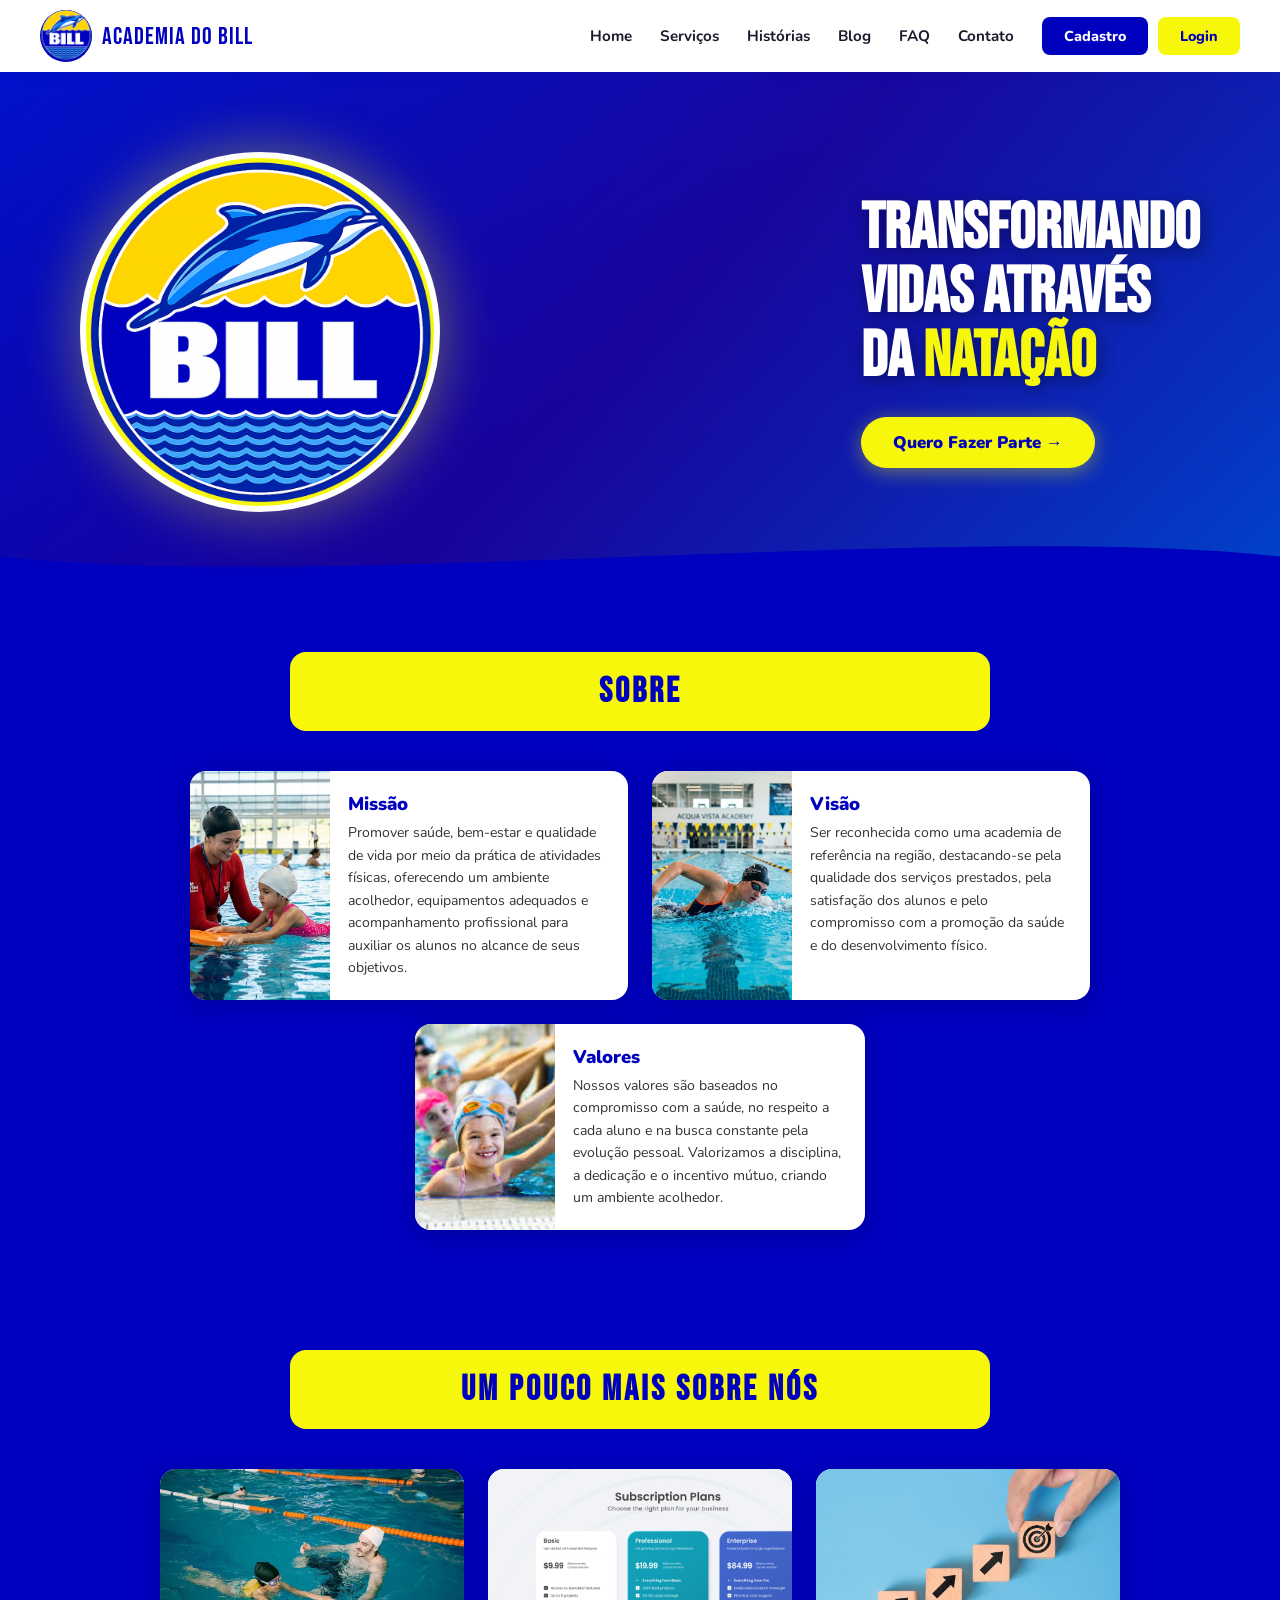
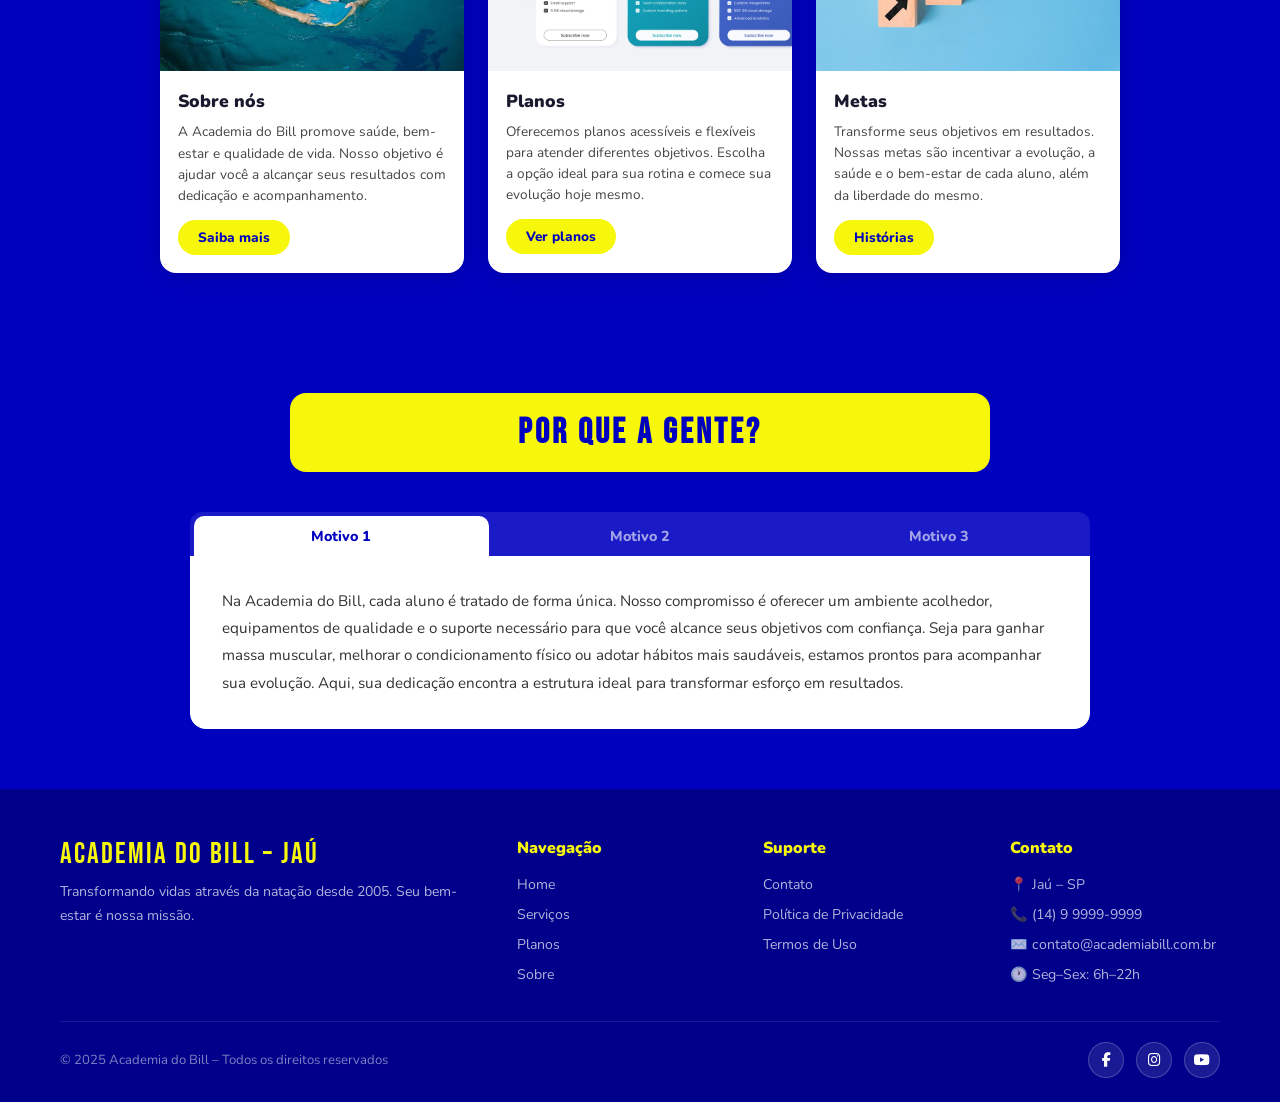
<file: index.html>
<!DOCTYPE html>
<html lang="pt-BR">
<head>
  <meta charset="UTF-8">
  <meta name="viewport" content="width=device-width, initial-scale=1.0">
  <title>Serviços – Academia do Bill – Jaú</title>
  <link href="https://fonts.googleapis.com/css2?family=Bebas+Neue&family=Nunito:wght@400;600;700;800;900&display=swap" rel="stylesheet">
  <link rel="stylesheet" href="https://cdnjs.cloudflare.com/ajax/libs/font-awesome/6.7.2/css/all.min.css">
  <link rel="stylesheet" href="css/styles.css">
  <script src="javascript/index.js" defer></script>
</head>
<body>

  <!-- TOAST -->
  <div class="toast" id="toast">✅ Operação realizada com sucesso!</div>

  <!-- NAV -->
  <nav id="mainNav">
    <a class="nav-brand" href="index.html">
      <div class="nav-logo">
        <img src="img/Logotipo.png" style="height: 60px; width:60px;">
      </div>
      <span>Academia do Bill</span>
    </a>
    
    <button class="menu-toggle" id="menuToggle" aria-label="Menu principal">
      <span class="hamburger"></span>
    </button>
    
    <div class="nav-menu-wrapper" id="navMenu">
      <ul class="nav-links">
        <li><a href="index.html" id="nav-home">Home</a></li>
        <li><a href="servicos.html" id="nav-servicos">Serviços</a></li>
        <li><a href="relatos.html">Histórias</a></li>
        <li><a href="blog.html">Blog</a></li>
          <li><a href="faq.html">FAQ</a></li>
        <li><a href="contato.html" id="nav-contato">Contato</a></li>
      </ul>
      <div class="nav-actions">
        <a href="cadastro.html" class="btn-cadastro">Cadastro</a>
        <a href="login.html" class="btn-login">Login</a>
      </div>
    </div>
  </nav>

  <!-- HOME PAGE -->
  <main class="page-content" id="home">
    <!-- HERO -->
   <section class="hero">
      <div class="hero-left">
        <div class="hero-badge">
          <div class="hero-badge-inner">
            <img src="img/Logotipo.png" alt="Logo" style="border-radius: 100%; width:400px; height:400px; margin-top:20px;">
          </div>
        </div>
      </div> 


      <div class="hero-right">
        <h1 class="hero-title">TRANSFORMANDO<br>VIDAS ATRAVÉS<br>DA <span>NATAÇÃO</span></h1>
        <a href="cadastro.html" class="btn-hero">Quero Fazer Parte →</a>
      </div>
      <svg class="hero-wave" viewBox="0 0 1440 80" preserveAspectRatio="none">
        <path d="M0,40 C360,80 1080,0 1440,40 L1440,80 L0,80 Z" fill="#0000bf"/>
      </svg>
    </section>

<!-- SOBRE -->
  <main class="page-content" id="sobre">
    <!-- INSTITUCIONAL -->
    <section class="sobre-section">
      <div class="section-header"><h2>SOBRE</h2></div>
      <div class="mvv-grid">
        <div class="mvv-card">
           <div class="mvv-img">
               <img src="img/Missão.png" alt="Missão">
              </div>
          <div class="mvv-body">
            <h3>Missão</h3>
            <p>Promover saúde, bem-estar e qualidade de vida por meio da prática de atividades físicas, oferecendo um ambiente acolhedor, equipamentos adequados e acompanhamento profissional para auxiliar os alunos no alcance de seus objetivos.</p>
          </div>
        </div>
        <div class="mvv-card">
         <div class="mvv-img">
              <img src="img/Visão.png" alt="Visão">
          </div>
          <div class="mvv-body">
            <h3>Visão</h3>
            <p>Ser reconhecida como uma academia de referência na região, destacando-se pela qualidade dos serviços prestados, pela satisfação dos alunos e pelo compromisso com a promoção da saúde e do desenvolvimento físico.</p>
          </div>
        </div>
        <div class="mvv-card card-valores">
          <div class="mvv-img">
          <img src="img/Valores.jpg" alt="Valores">
        </div>
          <div class="mvv-body">
            <h3>Valores</h3>
            <p>Nossos valores são baseados no compromisso com a saúde, no respeito a cada aluno e na busca constante pela evolução pessoal. Valorizamos a disciplina, a dedicação e o incentivo mútuo, criando um ambiente acolhedor.</p>
          </div>
        </div>
      </div>
    </section>

    <!-- UM POUCO MAIS -->
    <section class="mais-section">
      <div class="section-header"><h2>Um pouco mais sobre nós</h2></div>
      <div class="cards-grid">
        <div class="info-card">
          <div class="mvv2-img">
              <img src="img/Por que nós.jpg" alt="Sobre nós">
          </div>
          <div class="info-card-body">
            <h3>Sobre nós</h3>
            <p>A Academia do Bill promove saúde, bem-estar e qualidade de vida. Nosso objetivo é ajudar você a alcançar seus resultados com dedicação e acompanhamento.</p>
            <a href="contato.html" class="btn-card-link">Saiba mais</a>
          </div>
        </div>
        <div class="info-card">
          <div class="mvv2-img">
              <img src="img/Planos.jpg" alt="Planos" style="width: 360px;">
          </div>
          <div class="info-card-body">
            <h3>Planos</h3>
            <p>Oferecemos planos acessíveis e flexíveis para atender diferentes objetivos. Escolha a opção ideal para sua rotina e comece sua evolução hoje mesmo.</p>
            <a href="planos.html" class="btn-card-link">Ver planos</a>
          </div>
        </div>
        <div class="info-card">
          <div class="mvv2-img">
              <img src="img/Metas.jpg" alt="Metas">
          </div>
          <div class="info-card-body">
            <h3>Metas</h3>
            <p>Transforme seus objetivos em resultados. Nossas metas são incentivar a evolução, a saúde e o bem-estar de cada aluno, além da liberdade do mesmo.</p>
            <a href="index.html" class="btn-card-link">Histórias</a>
          </div>
        </div>
      </div>
    </section>

    <!-- POR QUE A GENTE -->
    <section class="porque-section">
      <div class="section-header"><h2>POR QUE A GENTE?</h2></div>
      <div class="tabs-wrapper">
        <div class="tabs">
          <button class="tab-btn active" data-index="0">Motivo 1</button>
          <button class="tab-btn" data-index="1">Motivo 2</button>
          <button class="tab-btn" data-index="2">Motivo 3</button>
        </div>
        <div class="tab-content">
          <div class="tab-panel active" id="tab0">
            Na Academia do Bill, cada aluno é tratado de forma única. Nosso compromisso é oferecer um ambiente acolhedor, equipamentos de qualidade e o suporte necessário para que você alcance seus objetivos com confiança. Seja para ganhar massa muscular, melhorar o condicionamento físico ou adotar hábitos mais saudáveis, estamos prontos para acompanhar sua evolução. Aqui, sua dedicação encontra a estrutura ideal para transformar esforço em resultados.
          </div>
          <div class="tab-panel" id="tab1">
            Contamos com uma equipe de professores altamente qualificados e apaixonados pelo que fazem. Cada profissional é treinado para oferecer o melhor acompanhamento técnico, garantindo que sua evolução aconteça de forma segura e eficiente. Nossos instrutores estão sempre disponíveis para tirar dúvidas, ajustar treinos e motivar cada aluno a superar seus limites com segurança.
          </div>
          <div class="tab-panel" id="tab2">
            Nossa infraestrutura foi pensada para proporcionar a melhor experiência de treino. Piscinas aquecidas e bem mantidas, vestiários modernos e um espaço confortável e acolhedor fazem parte do nosso compromisso com o bem-estar dos alunos. Tudo para que você se sinta motivado a voltar sempre e dar o seu melhor a cada sessão.
          </div>
        </div>
      </div>
    </section>
  
  </main>

  <!-- FOOTER -->
  <footer>
    <div class="footer-grid">
      <div class="footer-brand">
        <div class="brand-name">Academia do Bill – Jaú</div>
        <p>Transformando vidas através da natação desde 2005. Seu bem-estar é nossa missão.</p>
      </div>
      <div class="footer-col">
        <h4>Navegação</h4>
        <ul>
          <li><a href="index.html">Home</a></li>
          <li><a href="servicos.html">Serviços</a></li>
          <li><a href="planos.html">Planos</a></li>
          <li><a href="sobre.html">Sobre</a></li>
        </ul>
      </div>
      <div class="footer-col">
        <h4>Suporte</h4>
        <ul>
          <li><a href="contato.html">Contato</a></li>
          <li><a href="#">Política de Privacidade</a></li>
          <li><a href="#">Termos de Uso</a></li>
        </ul>
      </div>
      <div class="footer-col">
        <h4>Contato</h4>
        <ul>
          <li><a href="#">📍 Jaú – SP</a></li>
          <li><a href="#">📞 (14) 9 9999-9999</a></li>
          <li><a href="#">✉️ contato@academiabill.com.br</a></li>
          <li><a href="#">🕐 Seg–Sex: 6h–22h</a></li>
        </ul>
      </div>
    </div>
    <div class="footer-bottom">
      <span>© 2025 Academia do Bill – Todos os direitos reservados</span>
      <div class="social-links">
     <a class="social-btn" href="https://www.facebook.com/academiabilljau/?locale=pt_BR"><i class="fa-brands fa-facebook-f"></i></a>
        <a class="social-btn" href="https://www.instagram.com/academiadobill/"><i class="fa-brands fa-instagram"></i></a>
        <a class="social-btn" href="https://youtube.com/@academiadobill5877?si=ObBj0peh1Y0Q6_JI"><i class="fa-brands fa-youtube"></i></a>
      </div>
    </div>
  </footer>

</body>
</html>
</file>
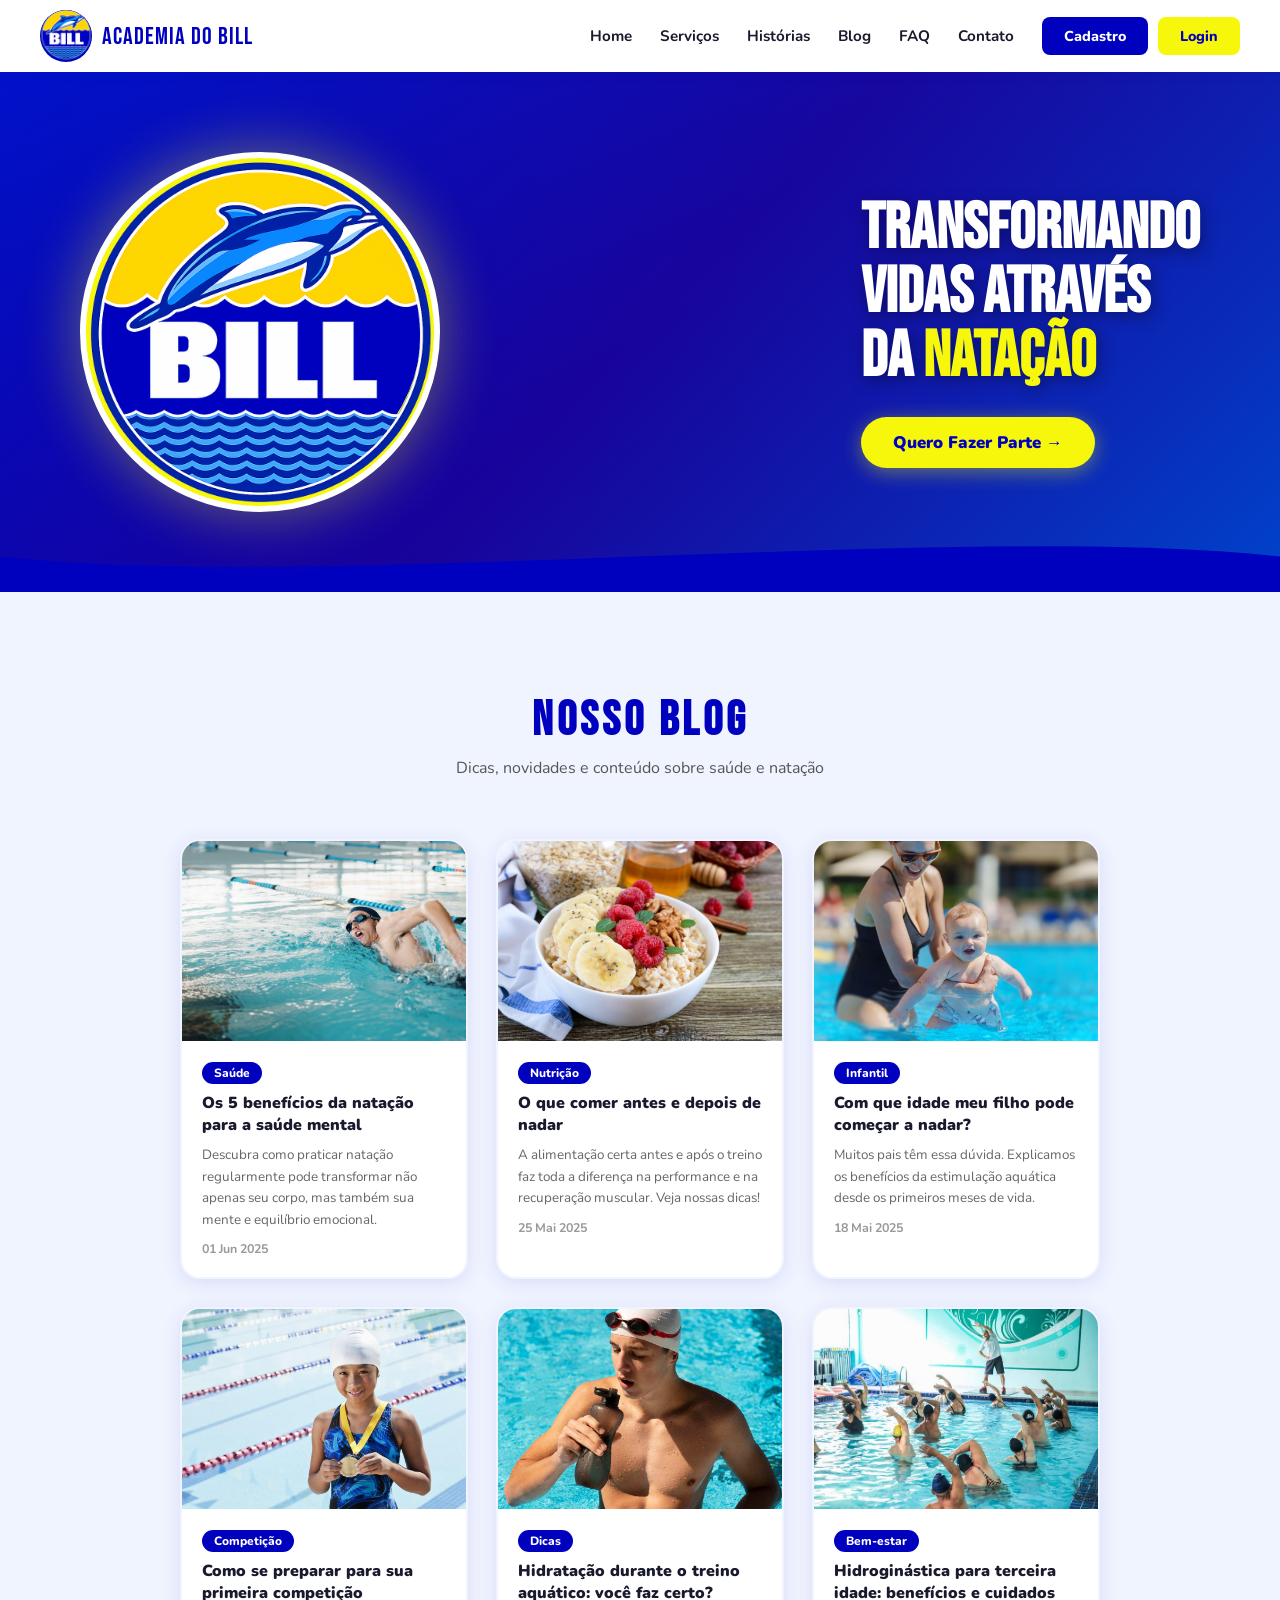
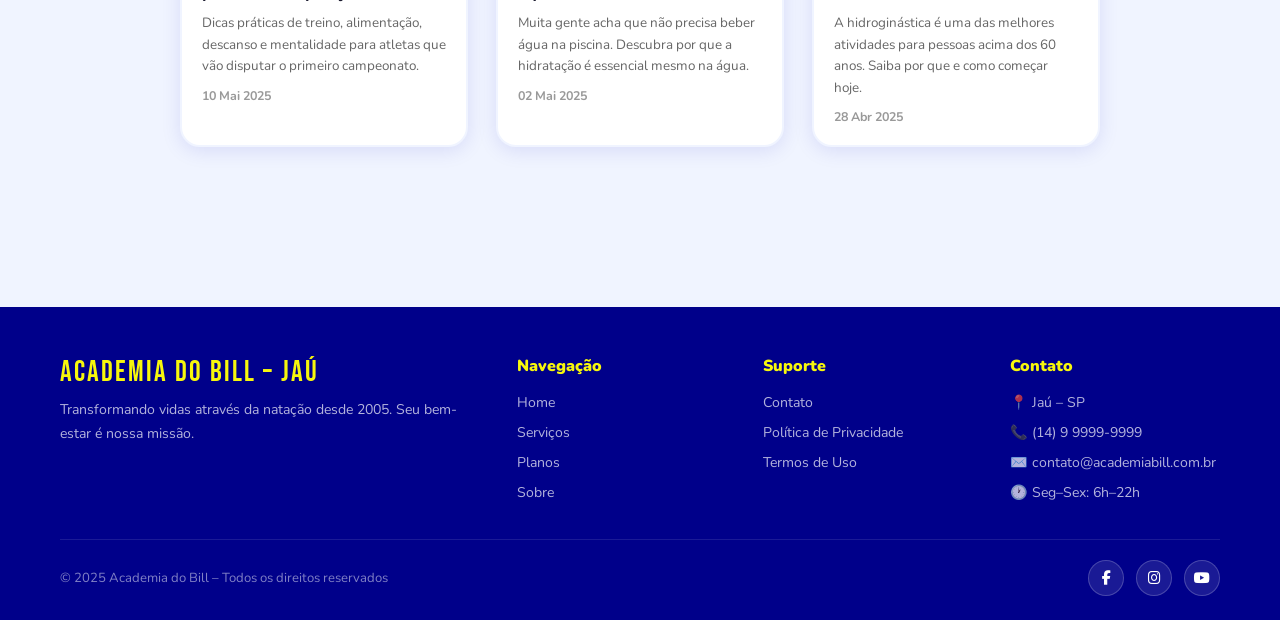
<file: blog.html>
<!DOCTYPE html>
<html lang="pt-BR">
<head>
  <meta charset="UTF-8">
  <meta name="viewport" content="width=device-width, initial-scale=1.0">
  <title>Serviços – Academia do Bill – Jaú</title>
  <link href="https://fonts.googleapis.com/css2?family=Bebas+Neue&family=Nunito:wght@400;600;700;800;900&display=swap" rel="stylesheet">
  <link rel="stylesheet" href="https://cdnjs.cloudflare.com/ajax/libs/font-awesome/6.7.2/css/all.min.css">
  <link rel="stylesheet" href="css/styles.css">
  <script src="javascript/index.js" defer></script>
</head>
<body>

  <!-- TOAST -->
  <div class="toast" id="toast">✅ Operação realizada com sucesso!</div>

  <!-- NAV -->
  <nav id="mainNav">
    <a class="nav-brand" href="index.html">
      <div class="nav-logo">
        <img src="img/Logotipo.png" style="height: 60px; width:60px;">
      </div>
      <span>Academia do Bill</span>
    </a>
    
    <button class="menu-toggle" id="menuToggle" aria-label="Menu principal">
      <span class="hamburger"></span>
    </button>
    
    <div class="nav-menu-wrapper" id="navMenu">
      <ul class="nav-links">
        <li><a href="index.html" id="nav-home">Home</a></li>
        <li><a href="servicos.html" id="nav-servicos">Serviços</a></li>
        <li><a href="relatos.html">Histórias</a></li>
        <li><a href="blog.html">Blog</a></li>
          <li><a href="faq.html">FAQ</a></li>
        <li><a href="contato.html" id="nav-contato">Contato</a></li>
      </ul>
      <div class="nav-actions">
        <a href="cadastro.html" class="btn-cadastro">Cadastro</a>
        <a href="login.html" class="btn-login">Login</a>
      </div>
    </div>
  </nav>
  <!-- MAIN COMPONENT -->
  <main class="page-content" id="home">
    <!-- HERO -->
    <section class="hero">
      <div class="hero-left">
        <div class="hero-badge">
          <div class="hero-badge-inner">
           <div class="hero-badge-inner">
            <img src="img/Logotipo.png" alt="Logo" style="border-radius: 100%; width:400px; height:400px; margin-top:20px;">
          </div>
          </div>
        </div>
      </div>
      <div class="hero-right">
        <h1 class="hero-title">TRANSFORMANDO<br>VIDAS ATRAVÉS<br>DA <span>NATAÇÃO</span></h1>
        <a href="cadastro.html" class="btn-hero">Quero Fazer Parte →</a>
      </div>
      <svg class="hero-wave" viewBox="0 0 1440 80" preserveAspectRatio="none">
        <path d="M0,40 C360,80 1080,0 1440,40 L1440,80 L0,80 Z" fill="#0000bf"/>
      </svg>
    </section>
  <main class="page-content" id="contato">
    <section class="contato-section">
     <!-- ========= BLOG PAGE ========= -->

  <div class="blog-header">
    <h1>NOSSO BLOG</h1>
    <p>Dicas, novidades e conteúdo sobre saúde e natação</p>
  </div>
  <div class="blog-grid">
    <div class="blog-card">
      <div class="mvv3-img" style="width: 300px; height:200px;">
          <img src="img/beneficios.jpg">
        </div>
      <div class="blog-body">
        <span class="blog-tag">Saúde</span>
        <h3>Os 5 benefícios da natação para a saúde mental</h3>
        <p>Descubra como praticar natação regularmente pode transformar não apenas seu corpo, mas também sua mente e equilíbrio emocional.</p>
        <div class="blog-date">01 Jun 2025</div>
      </div>
    </div>
    <div class="blog-card">
      <div class="mvv3-img" style="width: 300px; height:200px;">
          <img src="img/comida.jpg">
        </div>
      <div class="blog-body">
        <span class="blog-tag">Nutrição</span>
        <h3>O que comer antes e depois de nadar</h3>
        <p>A alimentação certa antes e após o treino faz toda a diferença na performance e na recuperação muscular. Veja nossas dicas!</p>
        <div class="blog-date">25 Mai 2025</div>
      </div>
    </div>
    <div class="blog-card">
      <div class="mvv3-img" style="width: 300px; height:200px;">
          <img src="img/idade_bebe.jpg">
        </div>
      <div class="blog-body">
        <span class="blog-tag">Infantil</span>
        <h3>Com que idade meu filho pode começar a nadar?</h3>
        <p>Muitos pais têm essa dúvida. Explicamos os benefícios da estimulação aquática desde os primeiros meses de vida.</p>
        <div class="blog-date">18 Mai 2025</div>
      </div>
    </div>
    <div class="blog-card">
      <div class="mvv3-img" style="width: 300px; height:200px;">
          <img src="img/medalha.jpg">
        </div>
      <div class="blog-body">
        <span class="blog-tag">Competição</span>
        <h3>Como se preparar para sua primeira competição</h3>
        <p>Dicas práticas de treino, alimentação, descanso e mentalidade para atletas que vão disputar o primeiro campeonato.</p>
        <div class="blog-date">10 Mai 2025</div>
      </div>
    </div>
    <div class="blog-card">
     <div class="mvv3-img" style="width: 300px; height:200px;">
          <img src="img/bebendo_agua.jpg">
        </div> 
      <div class="blog-body">
        <span class="blog-tag">Dicas</span>
        <h3>Hidratação durante o treino aquático: você faz certo?</h3>
        <p>Muita gente acha que não precisa beber água na piscina. Descubra por que a hidratação é essencial mesmo na água.</p>
        <div class="blog-date">02 Mai 2025</div>
      </div>
    </div>
    <div class="blog-card">
     <div class="mvv3-img" style="width: 300px; height:200px;">
          <img src="img/hidroginastica.jpg">
        </div>  
      <div class="blog-body">
        <span class="blog-tag">Bem-estar</span>
        <h3>Hidroginástica para terceira idade: benefícios e cuidados</h3>
        <p>A hidroginástica é uma das melhores atividades para pessoas acima dos 60 anos. Saiba por que e como começar hoje.</p>
        <div class="blog-date">28 Abr 2025</div>
      </div>
    </div>
  </div>
 

    </section>
</main>

     <!-- FOOTER -->
  <footer>
    <div class="footer-grid">
      <div class="footer-brand">
        <div class="brand-name">Academia do Bill – Jaú</div>
        <p>Transformando vidas através da natação desde 2005. Seu bem-estar é nossa missão.</p>
      </div>
      <div class="footer-col">
        <h4>Navegação</h4>
        <ul>
          <li><a href="index.html">Home</a></li>
          <li><a href="servicos.html">Serviços</a></li>
          <li><a href="planos.html">Planos</a></li>
          <li><a href="sobre.html">Sobre</a></li>
        </ul>
      </div>
      <div class="footer-col">
        <h4>Suporte</h4>
        <ul>
          <li><a href="contato.html">Contato</a></li>
          <li><a href="#">Política de Privacidade</a></li>
          <li><a href="#">Termos de Uso</a></li>
        </ul>
      </div>
      <div class="footer-col">
        <h4>Contato</h4>
        <ul>
          <li><a href="#">📍 Jaú – SP</a></li>
          <li><a href="#">📞 (14) 9 9999-9999</a></li>
          <li><a href="#">✉️ contato@academiabill.com.br</a></li>
          <li><a href="#">🕐 Seg–Sex: 6h–22h</a></li>
        </ul>
      </div>
    </div>
    <div class="footer-bottom">
      <span>© 2025 Academia do Bill – Todos os direitos reservados</span>
     <div class="social-links">
        <a class="social-btn" href="https://www.facebook.com/academiabilljau/?locale=pt_BR"><i class="fa-brands fa-facebook-f"></i></a>
        <a class="social-btn" href="https://www.instagram.com/academiadobill/"><i class="fa-brands fa-instagram"></i></a>
        <a class="social-btn" href="https://youtube.com/@academiadobill5877?si=ObBj0peh1Y0Q6_JI"><i class="fa-brands fa-youtube"></i></a>
      </div>
    </div>
  </footer>
</body>
</file>
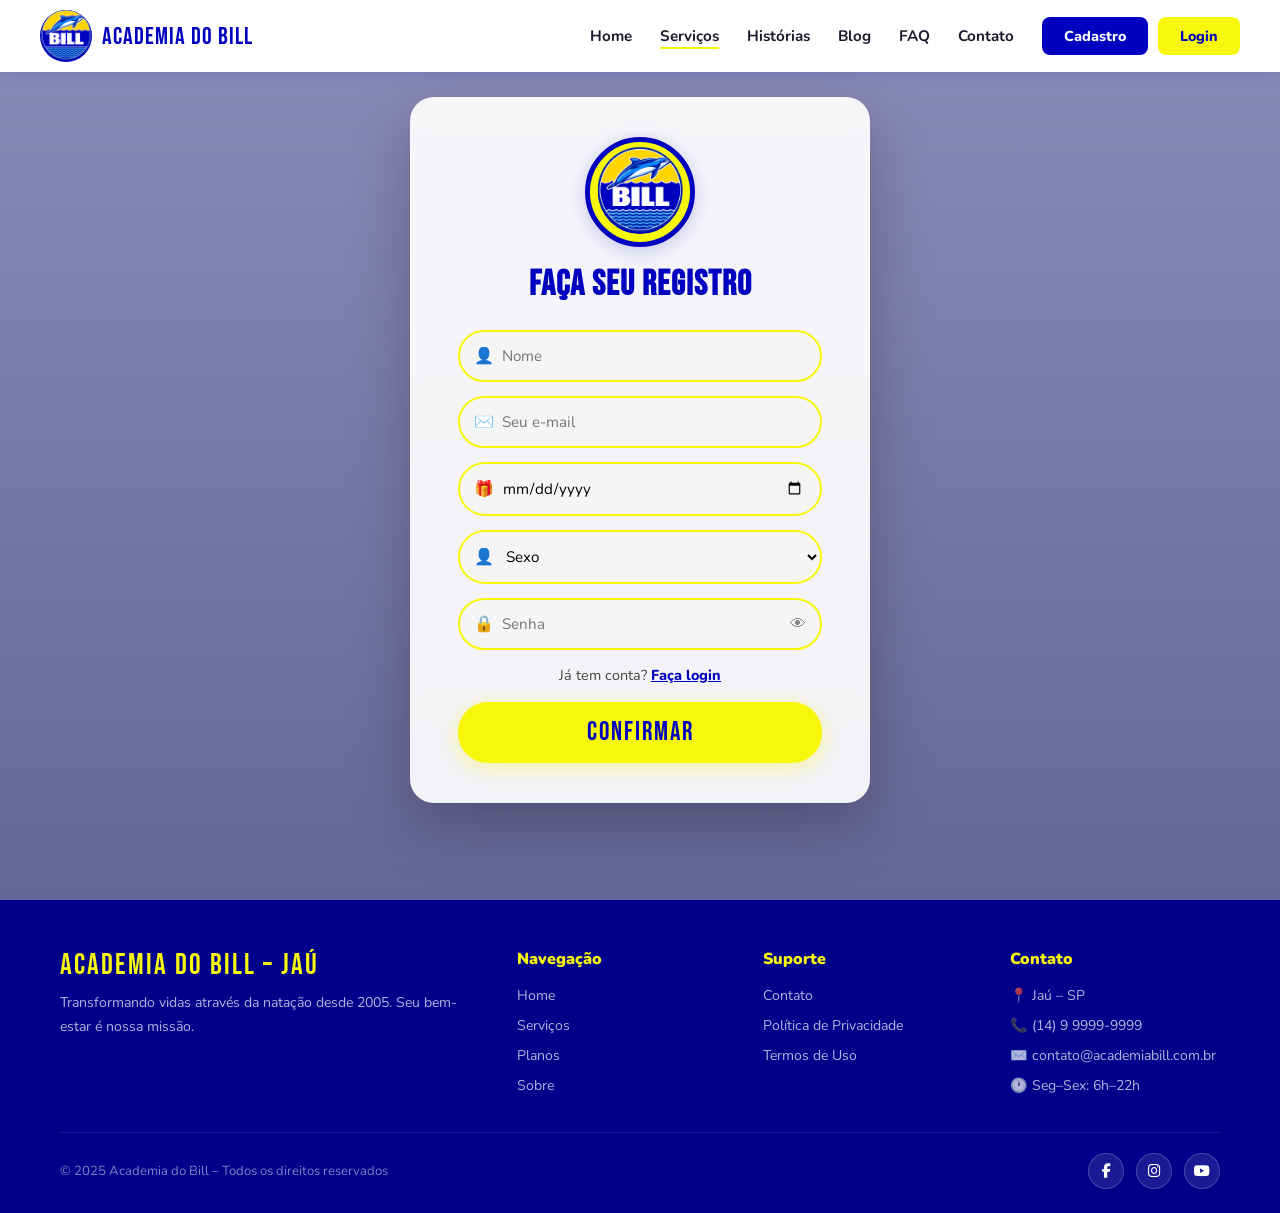
<file: cadastro.html>
<!DOCTYPE html>
<html lang="pt-BR">
<head>
  <meta charset="UTF-8">
  <meta name="viewport" content="width=device-width, initial-scale=1.0">
  <title>Serviços – Academia do Bill – Jaú</title>
  <link href="https://fonts.googleapis.com/css2?family=Bebas+Neue&family=Nunito:wght@400;600;700;800;900&display=swap" rel="stylesheet">
  <link rel="stylesheet" href="https://cdnjs.cloudflare.com/ajax/libs/font-awesome/6.7.2/css/all.min.css">
  <link rel="stylesheet" href="css/styles.css">
  <script src="javascript/index.js" defer></script>
</head>
<body>

  <!-- TOAST -->
  <div class="toast" id="toast">✅ Operação realizada com sucesso!</div>

  <!-- NAV -->
  <nav id="mainNav">
    <a class="nav-brand" href="index.html">
      <div class="nav-logo">
        <img src="img/Logotipo.png" style="height: 60px; width:60px;">
      </div>
      <span>Academia do Bill</span>
    </a>
    
    <button class="menu-toggle" id="menuToggle" aria-label="Menu principal">
      <span class="hamburger"></span>
    </button>
    
    <div class="nav-menu-wrapper" id="navMenu">
      <ul class="nav-links">
        <li><a href="index.html" id="nav-home">Home</a></li>
        <li><a href="servicos.html" id="nav-servicos" class="active">Serviços</a></li>
        <li><a href="relatos.html">Histórias</a></li>
        <li><a href="blog.html">Blog</a></li>
          <li><a href="faq.html">FAQ</a></li>
        <li><a href="contato.html" id="nav-contato">Contato</a></li>
      </ul>
      <div class="nav-actions">
        <a href="cadastro.html" class="btn-cadastro">Cadastro</a>
        <a href="login.html" class="btn-login">Login</a>
      </div>
    </div>
  </nav>

  <!-- CADASTRO PAGE -->
  <main class="page-content" id="cadastro">
    <div class="auth-card">
      <div class="auth-logo">
        <div class="logo-circle">
          <div class="logo-inner">
            <img src="img/Logotipo.png" style="height: 160px; width:100px;">
          </div>
        </div>
      </div>
      <h2>Faça seu registro</h2>
      <div class="input-group">
        <span class="input-icon">👤</span>
        <input type="text" id="regNome" placeholder="Nome">
      </div>
      <div class="input-group">
        <span class="input-icon">✉️</span>
        <input type="email" id="regEmail" placeholder="Seu e-mail">
      </div>
      <div class="input-group">
        <span class="input-icon">🎁</span>
        <input type="date" id="regNasc">
      </div>
      <div class="input-group">
        <span class="input-icon">👤</span>
        <select id="regSexo">
          <option value="" disabled selected>Sexo</option>
          <option>Masculino</option>
          <option>Feminino</option>
          <option>Prefiro não dizer</option>
        </select>
      </div>
      <div class="input-group">
        <span class="input-icon">🔒</span>
        <input type="password" id="regSenha" placeholder="Senha">
        <button class="eye-btn" type="button" data-target="regSenha">👁</button>
      </div>
      <div class="auth-link-container">
        <span class="auth-link">Já tem conta? <a href="login.html">Faça login</a></span>
      </div>
      <button class="auth-submit" id="btn-register-submit">Confirmar</button>
    </div>
  </main>

  <!-- FOOTER -->
  <footer>
    <div class="footer-grid">
      <div class="footer-brand">
        <div class="brand-name">Academia do Bill – Jaú</div>
        <p>Transformando vidas através da natação desde 2005. Seu bem-estar é nossa missão.</p>
      </div>
      <div class="footer-col">
        <h4>Navegação</h4>
        <ul>
          <li><a href="index.html">Home</a></li>
          <li><a href="servicos.html">Serviços</a></li>
          <li><a href="planos.html">Planos</a></li>
          <li><a href="sobre.html">Sobre</a></li>
        </ul>
      </div>
      <div class="footer-col">
        <h4>Suporte</h4>
        <ul>
          <li><a href="contato.html">Contato</a></li>
          <li><a href="#">Política de Privacidade</a></li>
          <li><a href="#">Termos de Uso</a></li>
        </ul>
      </div>
      <div class="footer-col">
        <h4>Contato</h4>
        <ul>
          <li><a href="#">📍 Jaú – SP</a></li>
          <li><a href="#">📞 (14) 9 9999-9999</a></li>
          <li><a href="#">✉️ contato@academiabill.com.br</a></li>
          <li><a href="#">🕐 Seg–Sex: 6h–22h</a></li>
        </ul>
      </div>
    </div>
    <div class="footer-bottom">
      <span>© 2025 Academia do Bill – Todos os direitos reservados</span>
      <div class="social-links">
       <a class="social-btn" href="https://www.facebook.com/academiabilljau/?locale=pt_BR"><i class="fa-brands fa-facebook-f"></i></a>
        <a class="social-btn" href="https://www.instagram.com/academiadobill/"><i class="fa-brands fa-instagram"></i></a>
        <a class="social-btn" href="https://youtube.com/@academiadobill5877?si=ObBj0peh1Y0Q6_JI"><i class="fa-brands fa-youtube"></i></a>
      </div>
    </div>
  </footer>

</body>
</html>
</file>
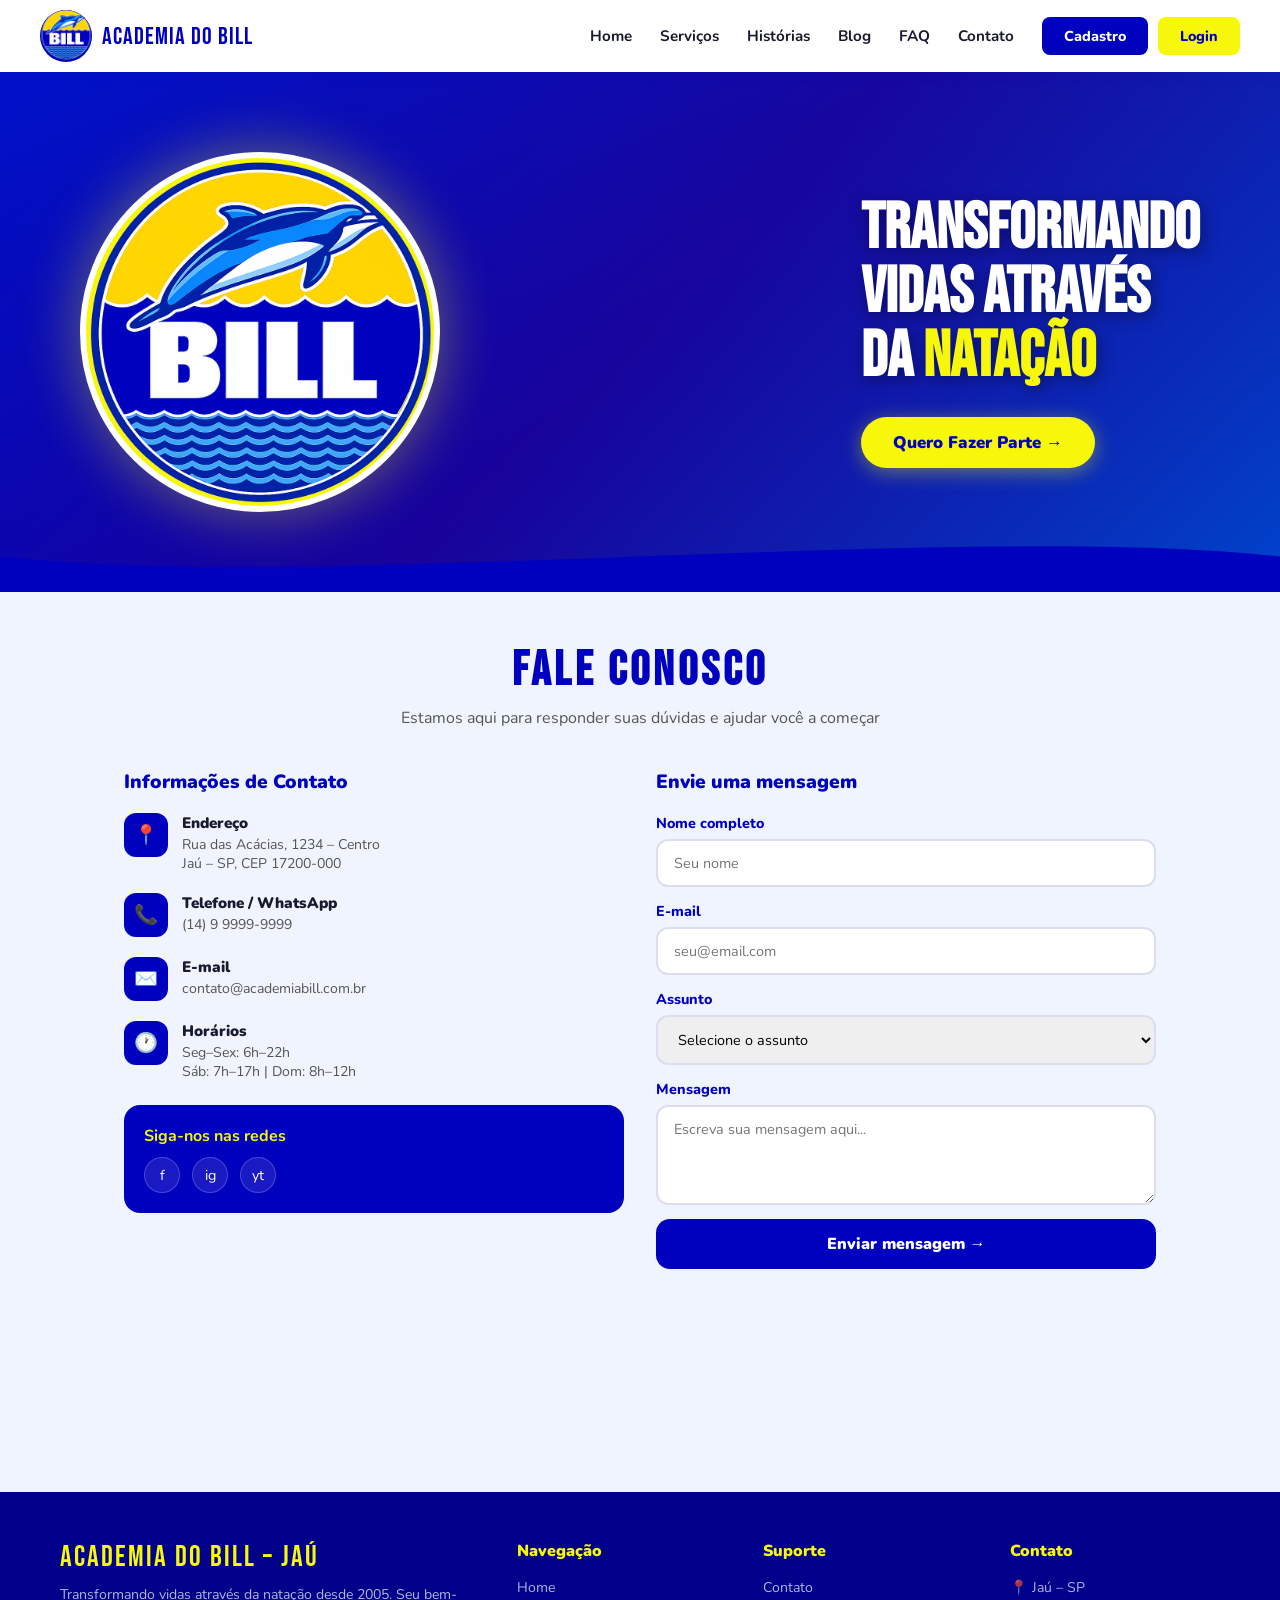
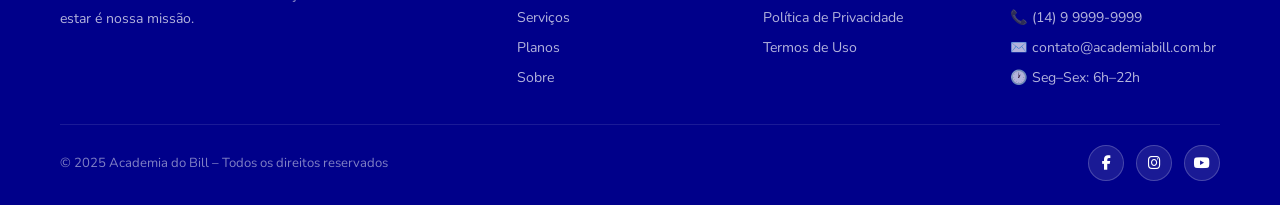
<file: contato.html>
<!DOCTYPE html>
<html lang="pt-BR">
<head>
  <meta charset="UTF-8">
  <meta name="viewport" content="width=device-width, initial-scale=1.0">
  <title>Serviços – Academia do Bill – Jaú</title>
  <link href="https://fonts.googleapis.com/css2?family=Bebas+Neue&family=Nunito:wght@400;600;700;800;900&display=swap" rel="stylesheet">
  <link rel="stylesheet" href="https://cdnjs.cloudflare.com/ajax/libs/font-awesome/6.7.2/css/all.min.css">
  <link rel="stylesheet" href="css/styles.css">
  <script src="javascript/index.js" defer></script>
</head>
<body>

  <!-- TOAST -->
  <div class="toast" id="toast">✅ Operação realizada com sucesso!</div>

  <!-- NAV -->
  <nav id="mainNav">
    <a class="nav-brand" href="index.html">
      <div class="nav-logo">
       <img src="img/Logotipo.png" style="height: 60px; width:60px;">
      </div>
      <span>Academia do Bill</span>
    </a>
    
    <button class="menu-toggle" id="menuToggle" aria-label="Menu principal">
      <span class="hamburger"></span>
    </button>
    
    <div class="nav-menu-wrapper" id="navMenu">
      <ul class="nav-links">
        <li><a href="index.html" id="nav-home">Home</a></li>
        <li><a href="servicos.html" id="nav-servicos">Serviços</a></li>
        <li><a href="relatos.html">Histórias</a></li>
        <li><a href="blog.html">Blog</a></li>
          <li><a href="faq.html">FAQ</a></li>
        <li><a href="contato.html" id="nav-contato">Contato</a></li>
      </ul>
      <div class="nav-actions">
        <a href="cadastro.html" class="btn-cadastro">Cadastro</a>
        <a href="login.html" class="btn-login">Login</a>
      </div>
    </div>
  </nav>
  <!-- MAIN COMPONENT -->
  <main class="page-content" id="home">
    <!-- HERO -->
    <section class="hero">
      <div class="hero-left">
        <div class="hero-badge">
          <div class="hero-badge-inner">
            <img src="img/Logotipo.png" alt="Logo" style="border-radius: 100%; width:400px; height:400px; margin-top:20px;">
          </div>
        </div>
      </div>
      <div class="hero-right">
        <h1 class="hero-title">TRANSFORMANDO<br>VIDAS ATRAVÉS<br>DA <span>NATAÇÃO</span></h1>
        <a href="cadastro.html" class="btn-hero">Quero Fazer Parte →</a>
      </div>
      <svg class="hero-wave" viewBox="0 0 1440 80" preserveAspectRatio="none">
        <path d="M0,40 C360,80 1080,0 1440,40 L1440,80 L0,80 Z" fill="#0000bf"/>
      </svg>
    </section>
    <!-- CONTATO PAGE -->
  <main class="page-content" id="contato">
    <section class="contato-section">
      <h1>FALE CONOSCO</h1>
      <p class="sub">Estamos aqui para responder suas dúvidas e ajudar você a começar</p>
      <div class="contato-grid">
        <div class="contato-info">
          <h3>Informações de Contato</h3>
          <div class="contato-item">
            <div class="contato-item-icon">📍</div>
            <div class="contato-item-text">
              <h4>Endereço</h4>
              <p>Rua das Acácias, 1234 – Centro<br>Jaú – SP, CEP 17200-000</p>
            </div>
          </div>
          <div class="contato-item">
            <div class="contato-item-icon">📞</div>
            <div class="contato-item-text">
              <h4>Telefone / WhatsApp</h4>
              <p>(14) 9 9999-9999</p>
            </div>
          </div>
          <div class="contato-item">
            <div class="contato-item-icon">✉️</div>
            <div class="contato-item-text">
              <h4>E-mail</h4>
              <p>contato@academiabill.com.br</p>
            </div>
          </div>
          <div class="contato-item">
            <div class="contato-item-icon">🕐</div>
            <div class="contato-item-text">
              <h4>Horários</h4>
              <p>Seg–Sex: 6h–22h<br>Sáb: 7h–17h | Dom: 8h–12h</p>
            </div>
          </div>
          <div class="contato-redes">
            <h4 class="contato-redes-title">Siga-nos nas redes</h4>
            <div class="contato-redes-icons">
              <a href="#" class="social-btn">f</a>
              <a href="#" class="social-btn">ig</a>
              <a href="#" class="social-btn">yt</a>
            </div>
          </div>
        </div>
        <div>
          <h3 class="envie-mensagem-title">Envie uma mensagem</h3>
          <div class="contato-form" id="contactForm">
            <div class="form-field">
              <label for="cNome">Nome completo</label>
              <input type="text" id="cNome" placeholder="Seu nome">
            </div>
            <div class="form-field">
              <label for="cEmail">E-mail</label>
              <input type="email" id="cEmail" placeholder="seu@email.com">
            </div>
            <div class="form-field">
              <label for="cAssunto">Assunto</label>
              <select id="cAssunto">
                <option value="">Selecione o assunto</option>
                <option>Informações sobre planos</option>
                <option>Matrículas</option>
                <option>Dúvidas gerais</option>
                <option>Parceria</option>
                <option>Outro</option>
              </select>
            </div>
            <div class="form-field">
              <label for="cMsg">Mensagem</label>
              <textarea id="cMsg" placeholder="Escreva sua mensagem aqui..."></textarea>
            </div>
            <button class="btn-enviar" id="btn-contact-submit">Enviar mensagem →</button>
          </div>
        </div>
      </div>
    </section>
</main>

     <!-- FOOTER -->
  <footer>
    <div class="footer-grid">
      <div class="footer-brand">
        <div class="brand-name">Academia do Bill – Jaú</div>
        <p>Transformando vidas através da natação desde 2005. Seu bem-estar é nossa missão.</p>
      </div>
      <div class="footer-col">
        <h4>Navegação</h4>
        <ul>
          <li><a href="index.html">Home</a></li>
          <li><a href="servicos.html">Serviços</a></li>
          <li><a href="planos.html">Planos</a></li>
          <li><a href="sobre.html">Sobre</a></li>
        </ul>
      </div>
      <div class="footer-col">
        <h4>Suporte</h4>
        <ul>
          <li><a href="contato.html">Contato</a></li>
          <li><a href="#">Política de Privacidade</a></li>
          <li><a href="#">Termos de Uso</a></li>
        </ul>
      </div>
      <div class="footer-col">
        <h4>Contato</h4>
        <ul>
          <li><a href="#">📍 Jaú – SP</a></li>
          <li><a href="#">📞 (14) 9 9999-9999</a></li>
          <li><a href="#">✉️ contato@academiabill.com.br</a></li>
          <li><a href="#">🕐 Seg–Sex: 6h–22h</a></li>
        </ul>
      </div>
    </div>
    <div class="footer-bottom">
      <span>© 2025 Academia do Bill – Todos os direitos reservados</span>
      <div class="social-links">
         <a class="social-btn" href="https://www.facebook.com/academiabilljau/?locale=pt_BR"><i class="fa-brands fa-facebook-f"></i></a>
        <a class="social-btn" href="https://www.instagram.com/academiadobill/"><i class="fa-brands fa-instagram"></i></a>
        <a class="social-btn" href="https://youtube.com/@academiadobill5877?si=ObBj0peh1Y0Q6_JI"><i class="fa-brands fa-youtube"></i></a>
      </div>
    </div>
  </footer>
</body>
</file>
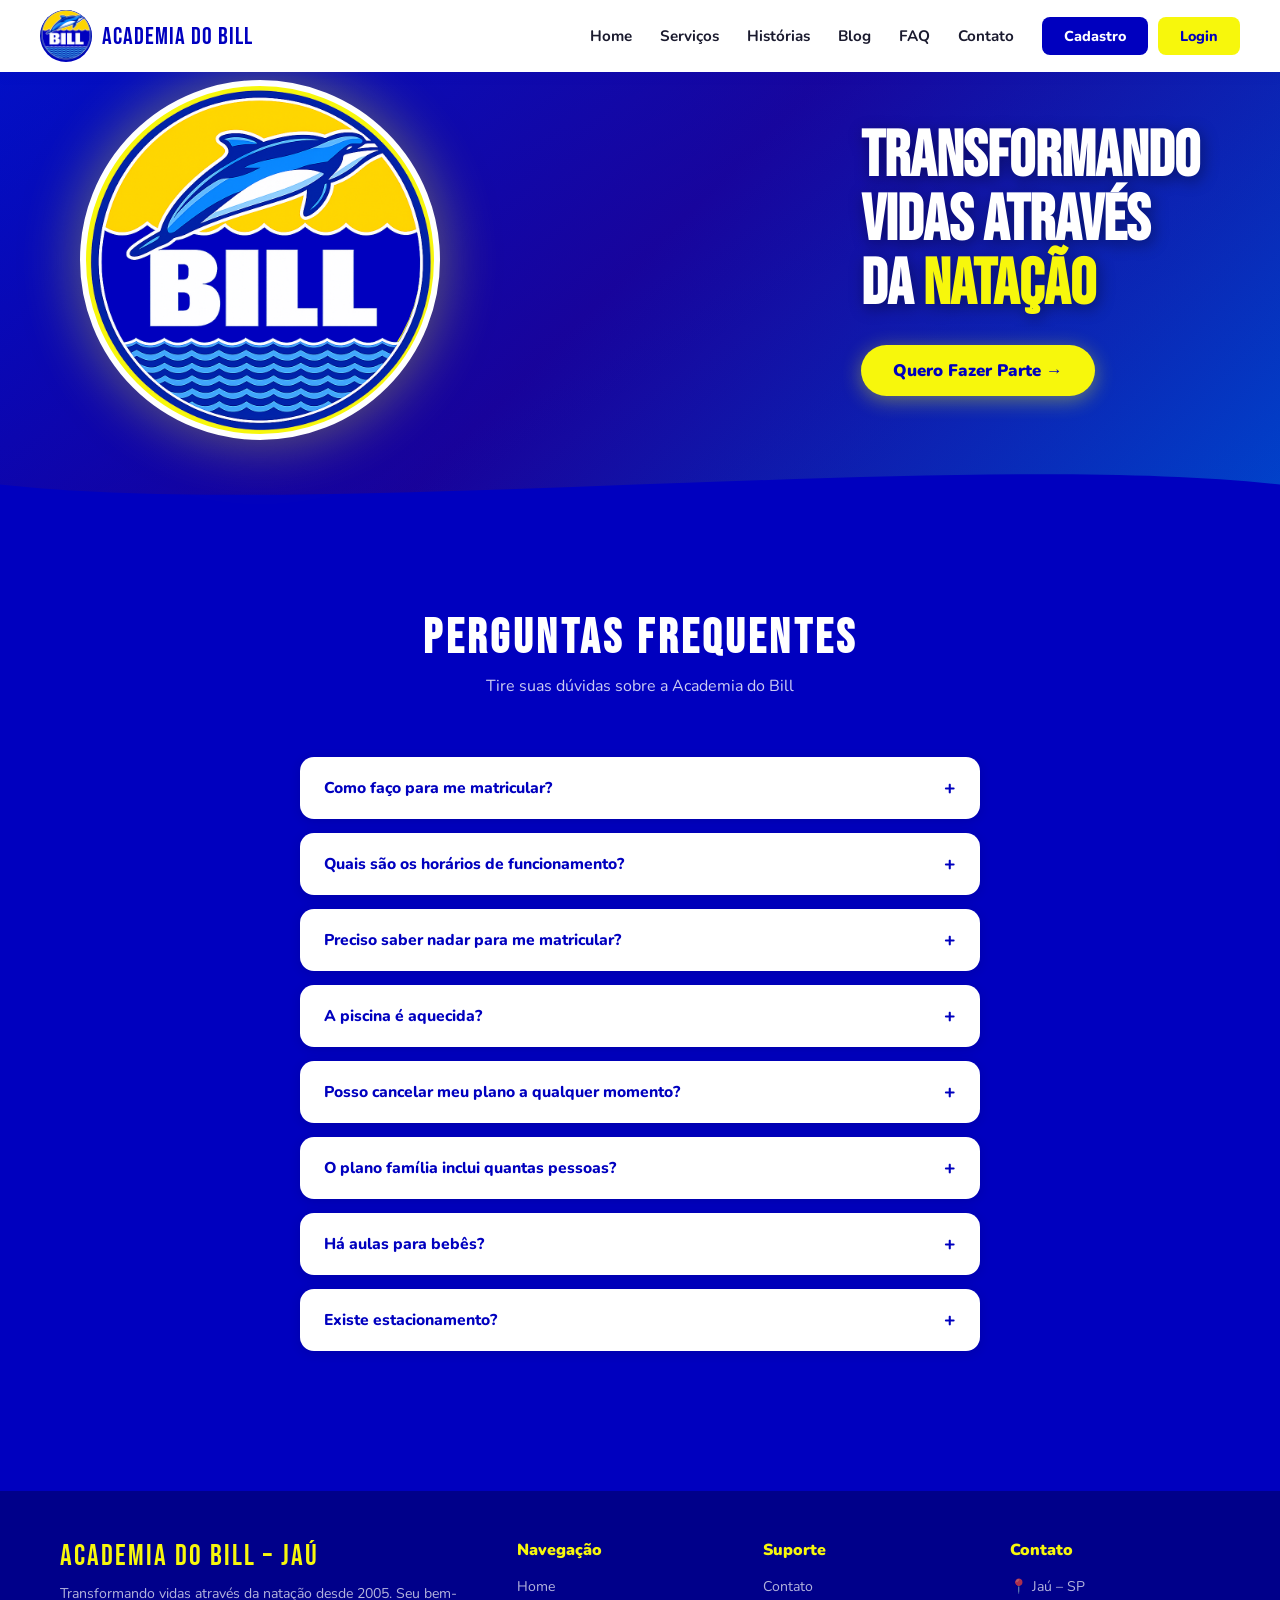
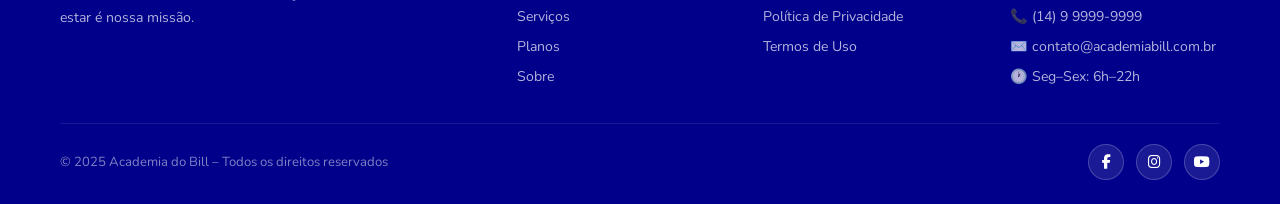
<file: faq.html>
<!DOCTYPE html>
<html lang="pt-BR">
<head>
  <meta charset="UTF-8">
  <meta name="viewport" content="width=device-width, initial-scale=1.0">
  <title>Serviços – Academia do Bill – Jaú</title>
  <link href="https://fonts.googleapis.com/css2?family=Bebas+Neue&family=Nunito:wght@400;600;700;800;900&display=swap" rel="stylesheet">
  <link rel="stylesheet" href="https://cdnjs.cloudflare.com/ajax/libs/font-awesome/6.7.2/css/all.min.css">
  <link rel="stylesheet" href="css/styles.css">
  <script src="javascript/index.js" defer></script>
</head>
<body>

  <!-- TOAST -->
  <div class="toast" id="toast"> Operação realizada com sucesso!</div>

  <!-- NAV -->
  <nav id="mainNav">
    <a class="nav-brand" href="index.html">
      <div class="nav-logo">
      <img src="img/Logotipo.png" style="height: 60px; width:60px;">
      </div>
      <span>Academia do Bill</span>
    </a>
    
    <button class="menu-toggle" id="menuToggle" aria-label="Menu principal">
      <span class="hamburger"></span>
    </button>
    
    <div class="nav-menu-wrapper" id="navMenu">
      <ul class="nav-links">
        <li><a href="index.html" id="nav-home">Home</a></li>
        <li><a href="servicos.html" id="nav-servicos">Serviços</a></li>
        <li><a href="relatos.html">Histórias</a></li>
        <li><a href="blog.html">Blog</a></li>
          <li><a href="faq.html">FAQ</a></li>
        <li><a href="contato.html" id="nav-contato">Contato</a></li>
      </ul>
      <div class="nav-actions">
        <a href="cadastro.html" class="btn-cadastro">Cadastro</a>
        <a href="login.html" class="btn-login">Login</a>
      </div>
    </div>
  </nav>
  <!-- HERO -->
    <section class="hero">
      <div class="hero-left">
        <div class="hero-badge">
          <div class="hero-badge-inner">
           <img src="img/Logotipo.png" alt="Logo" style="border-radius: 100%; width:400px; height:400px; margin-top:20px;">
          </div>
        </div>
      </div>
      <div class="hero-right">
        <h1 class="hero-title">TRANSFORMANDO<br>VIDAS ATRAVÉS<br>DA <span>NATAÇÃO</span></h1>
        <a href="cadastro.html" class="btn-hero">Quero Fazer Parte →</a>
      </div>
      <svg class="hero-wave" viewBox="0 0 1440 80" preserveAspectRatio="none">
        <path d="M0,40 C360,80 1080,0 1440,40 L1440,80 L0,80 Z" fill="#0000bf"/>
      </svg>
    </section>
    <main>
      <section id="faq">
      <div class="faq-header">
        <h1>PERGUNTAS FREQUENTES</h1>
        <p>Tire suas dúvidas sobre a Academia do Bill</p>
      </div>
      <div class="faq-list">
        <div class="faq-item">
          <div class="faq-question">
            <span>Como faço para me matricular?</span>
            <span class="faq-icon">+</span>
          </div>
          <div class="faq-answer">Para se matricular, basta clicar no botão "Cadastro" no topo do site, preencher seus dados e escolher o plano que melhor se adapta à sua rotina. Também é possível comparecer pessoalmente à academia em Jaú–SP.</div>
        </div>
        <div class="faq-item">
          <div class="faq-question">
            <span>Quais são os horários de funcionamento?</span>
            <span class="faq-icon">+</span>
          </div>
          <div class="faq-answer">A Academia do Bill funciona de segunda a sexta das 6h às 22h, aos sábados das 7h às 17h e aos domingos das 8h às 12h. Em feriados, consulte nosso Instagram para horários especiais.</div>
        </div>
        <div class="faq-item">
          <div class="faq-question">
            <span>Preciso saber nadar para me matricular?</span>
            <span class="faq-icon">+</span>
          </div>
          <div class="faq-answer">Não! Atendemos alunos de todos os níveis, desde iniciantes absolutos até nadadores avançados. Nossa equipe de professores possui experiência em introduzir alunos à natação com segurança e confiança.</div>
        </div>
        <div class="faq-item">
          <div class="faq-question">
            <span>A piscina é aquecida?</span>
            <span class="faq-icon">+</span>
          </div>
          <div class="faq-answer">Sim! Nossa piscina é aquecida e mantida na temperatura ideal para atividades aquáticas (entre 27°C e 29°C), garantindo conforto o ano todo, inclusive nos meses mais frios.</div>
        </div>
        <div class="faq-item">
          <div class="faq-question">
            <span>Posso cancelar meu plano a qualquer momento?</span>
            <span class="faq-icon">+</span>
          </div>
          <div class="faq-answer">Sim, você pode solicitar o cancelamento a qualquer momento com aviso prévio de 30 dias. Entre em contato com nossa equipe pelo e-mail ou WhatsApp para iniciar o processo.</div>
        </div>
        <div class="faq-item">
          <div class="faq-question">
            <span>O plano família inclui quantas pessoas?</span>
            <span class="faq-icon">+</span>
          </div>
          <div class="faq-answer">O plano família inclui o titular e até 3 dependentes, totalizando 4 pessoas. Todos têm acesso ilimitado a todas as modalidades oferecidas pela academia.</div>
        </div>
        <div class="faq-item">
          <div class="faq-question">
            <span>Há aulas para bebês?</span>
            <span class="faq-icon">+</span>
          </div>
          <div class="faq-answer">Sim! Oferecemos o programa Bebê Aquático para crianças entre 3 e 18 meses, com aulas lúdicas de estimulação aquática que promovem o desenvolvimento motor e cognitivo dos pequenos.</div>
        </div>
        <div class="faq-item">
          <div class="faq-question">
            <span>Existe estacionamento?</span>
            <span class="faq-icon">+</span>
          </div>
          <div class="faq-answer">Sim, contamos com estacionamento gratuito para alunos. O espaço tem capacidade para 30 veículos e fica localizado ao lado da entrada principal.</div>
        </div>
      </div>
    </section>
    </main>
    <footer>
    <div class="footer-grid">
      <div class="footer-brand">
        <div class="brand-name">Academia do Bill – Jaú</div>
        <p>Transformando vidas através da natação desde 2005. Seu bem-estar é nossa missão.</p>
      </div>
      <div class="footer-col">
        <h4>Navegação</h4>
        <ul>
          <li><a href="index.html">Home</a></li>
          <li><a href="servicos.html">Serviços</a></li>
          <li><a href="planos.html">Planos</a></li>
          <li><a href="sobre.html">Sobre</a></li>
        </ul>
      </div>
      <div class="footer-col">
        <h4>Suporte</h4>
        <ul>
          <li><a href="contato.html">Contato</a></li>
          <li><a href="#">Política de Privacidade</a></li>
          <li><a href="#">Termos de Uso</a></li>
        </ul>
      </div>
      <div class="footer-col">
        <h4>Contato</h4>
        <ul>
          <li><a href="#">📍 Jaú – SP</a></li>
          <li><a href="#">📞 (14) 9 9999-9999</a></li>
          <li><a href="#">✉️ contato@academiabill.com.br</a></li>
          <li><a href="#">🕐 Seg–Sex: 6h–22h</a></li>
        </ul>
      </div>
    </div>
    <div class="footer-bottom">
      <span>© 2025 Academia do Bill – Todos os direitos reservados</span>
      <div class="social-links">
      <a class="social-btn" href="https://www.facebook.com/academiabilljau/?locale=pt_BR"><i class="fa-brands fa-facebook-f"></i></a>
        <a class="social-btn" href="https://www.instagram.com/academiadobill/"><i class="fa-brands fa-instagram"></i></a>
        <a class="social-btn" href="https://youtube.com/@academiadobill5877?si=ObBj0peh1Y0Q6_JI"><i class="fa-brands fa-youtube"></i></a>
      </div>
    </div>
  </footer>
</body>
</file>
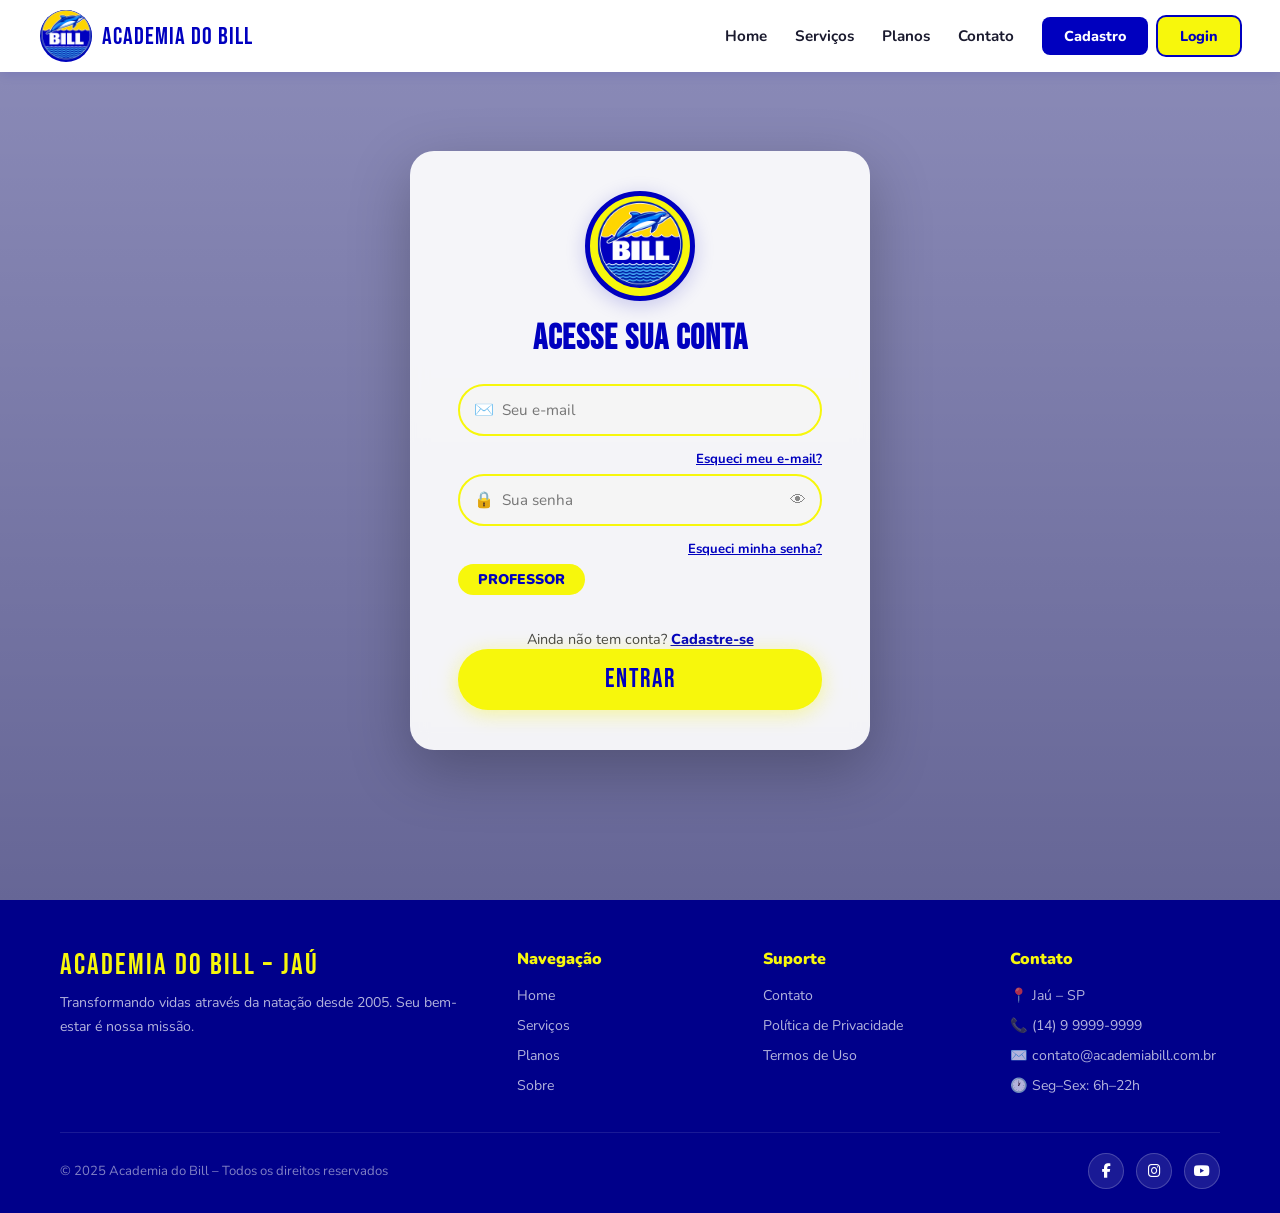
<file: login.html>
<!DOCTYPE html>
<html lang="pt-BR">
<head>
  <meta charset="UTF-8">
  <meta name="viewport" content="width=device-width, initial-scale=1.0">
  <title>Login – Academia do Bill – Jaú</title>
  <link href="https://fonts.googleapis.com/css2?family=Bebas+Neue&family=Nunito:wght@400;600;700;800;900&display=swap" rel="stylesheet">
  <link rel="stylesheet" href="https://cdnjs.cloudflare.com/ajax/libs/font-awesome/6.7.2/css/all.min.css">
  <link rel="stylesheet" href="css/styles.css">
  <script src="javascript/index.js" defer></script>
</head>
<body>

  <!-- TOAST -->
  <div class="toast" id="toast">✅ Operação realizada com sucesso!</div>

  <!-- NAVBAR -->
  <nav id="mainNav">
    <a class="nav-brand" href="index.html">
      <div class="nav-logo">
          <img src="img/Logotipo.png" style="height: 60px; width:60px;">
      </div>
      <span>Academia do Bill</span>
    </a>

    <button class="menu-toggle" id="menuToggle" aria-label="Menu principal">
      <span class="hamburger"></span>
    </button>

    <div class="nav-menu-wrapper" id="navMenu">
      <ul class="nav-links">
        <li><a href="index.html">Home</a></li>
        <li><a href="servicos.html">Serviços</a></li>
        <li><a href="planos.html">Planos</a></li>
        <li><a href="contato.html">Contato</a></li>
      </ul>
      <div class="nav-actions">
        <a href="cadastro.html" class="btn-cadastro">Cadastro</a>
        <a href="login.html" class="btn-login active">Login</a>
      </div>
    </div>
  </nav>

  <!-- LOGIN PAGE -->
  <main class="page-content" id="login">
    <div class="auth-card">
      <div class="auth-logo">
        <div class="logo-circle">
          <div class="logo-inner">
           <img src="img/Logotipo.png" style="height: 160px; width:100px;">
          </div>
        </div>
      </div>
      <h2>Acesse sua conta</h2>
      <div class="input-group">
        <span class="input-icon">✉️</span>
        <input type="email" id="loginEmail" placeholder="Seu e-mail">
      </div>
      <div class="forgot-link"><a>Esqueci meu e-mail?</a></div>
      <div class="input-group">
        <span class="input-icon">🔒</span>
        <input type="password" id="loginSenha" placeholder="Sua senha">
        <button class="eye-btn" type="button" data-target="loginSenha">👁</button>
      </div>
      <div class="forgot-link"><a>Esqueci minha senha?</a></div>
      <div class="login-role-container">
        <span class="role-badge">PROFESSOR</span>
      </div>
      <div class="auth-link">Ainda não tem conta? <a href="cadastro.html">Cadastre-se</a></div>
      <button class="auth-submit" id="btn-login-submit">Entrar</button>
    </div>
  </main>

  <!-- FOOTER -->
  <footer>
    <div class="footer-grid">
      <div class="footer-brand">
        <div class="brand-name">Academia do Bill – Jaú</div>
        <p>Transformando vidas através da natação desde 2005. Seu bem-estar é nossa missão.</p>
      </div>
      <div class="footer-col">
        <h4>Navegação</h4>
        <ul>
          <li><a href="index.html">Home</a></li>
          <li><a href="servicos.html">Serviços</a></li>
          <li><a href="planos.html">Planos</a></li>
          <li><a href="sobre.html">Sobre</a></li>
        </ul>
      </div>
      <div class="footer-col">
        <h4>Suporte</h4>
        <ul>
          <li><a href="contato.html">Contato</a></li>
          <li><a href="#">Política de Privacidade</a></li>
          <li><a href="#">Termos de Uso</a></li>
        </ul>
      </div>
      <div class="footer-col">
        <h4>Contato</h4>
        <ul>
          <li><a href="#">📍 Jaú – SP</a></li>
          <li><a href="#">📞 (14) 9 9999-9999</a></li>
          <li><a href="#">✉️ contato@academiabill.com.br</a></li>
          <li><a href="#">🕐 Seg–Sex: 6h–22h</a></li>
        </ul>
      </div>
    </div>
    <div class="footer-bottom">
      <span>© 2025 Academia do Bill – Todos os direitos reservados</span>
      <div class="social-links">
         <a class="social-btn" href="https://www.facebook.com/academiabilljau/?locale=pt_BR"><i class="fa-brands fa-facebook-f"></i></a>
        <a class="social-btn" href="https://www.instagram.com/academiadobill/"><i class="fa-brands fa-instagram"></i></a>
        <a class="social-btn" href="https://youtube.com/@academiadobill5877?si=ObBj0peh1Y0Q6_JI"><i class="fa-brands fa-youtube"></i></a>
      </div>
    </div>
  </footer>
</body>
</html>
</file>
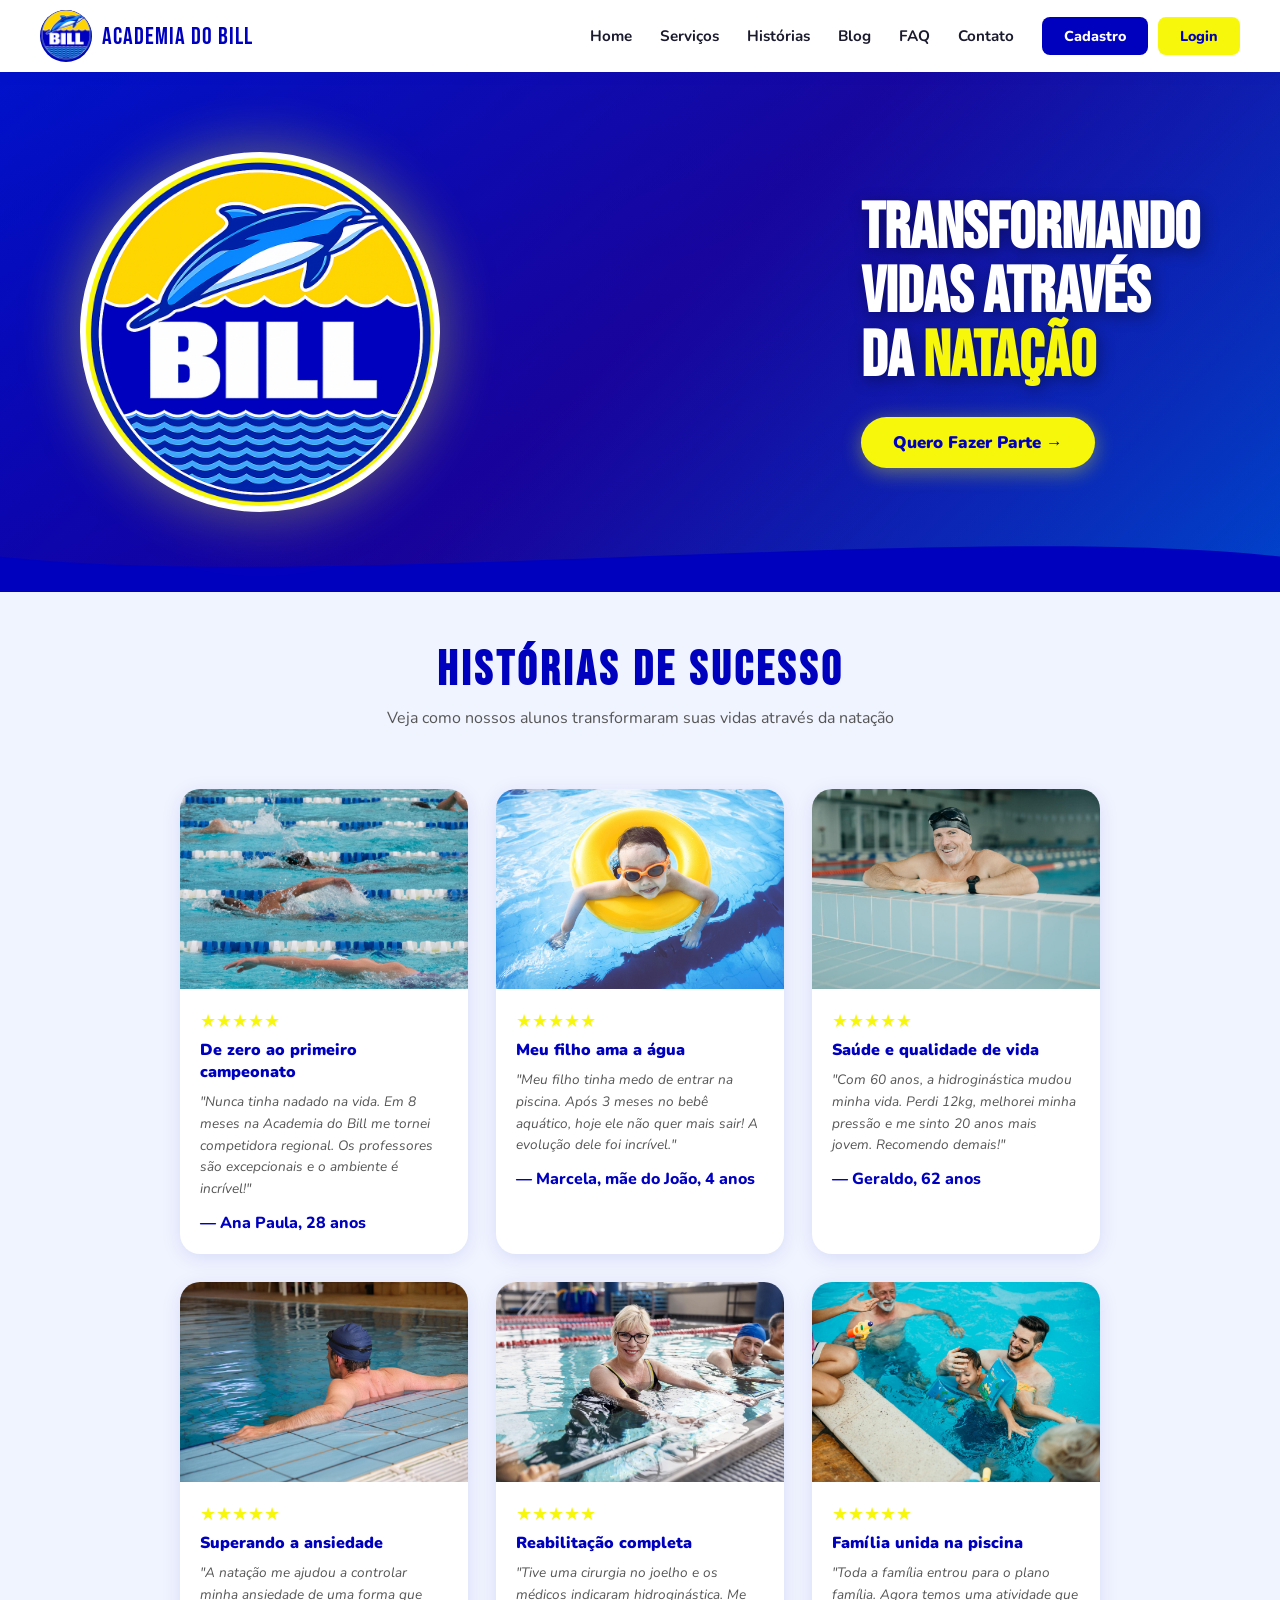
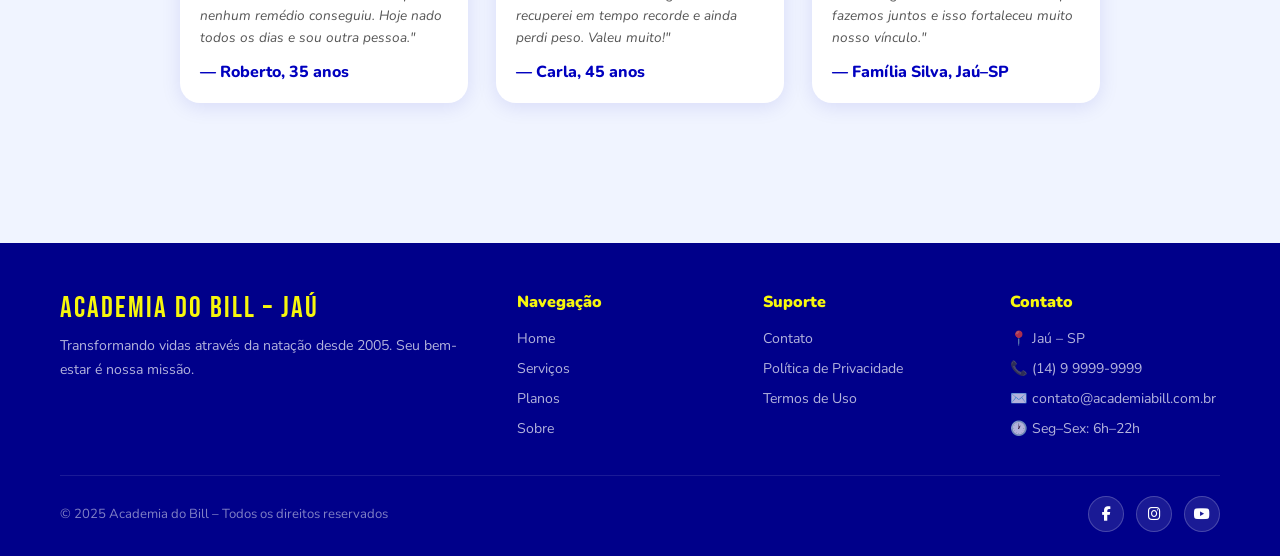
<file: relatos.html>
<!DOCTYPE html>
<html lang="pt-BR">
<head>
  <meta charset="UTF-8">
  <meta name="viewport" content="width=device-width, initial-scale=1.0">
  <title>Serviços – Academia do Bill – Jaú</title>
  <link href="https://fonts.googleapis.com/css2?family=Bebas+Neue&family=Nunito:wght@400;600;700;800;900&display=swap" rel="stylesheet">
  <link rel="stylesheet" href="https://cdnjs.cloudflare.com/ajax/libs/font-awesome/6.7.2/css/all.min.css">
  <link rel="stylesheet" href="css/styles.css">
  <script src="javascript/index.js" defer></script>
</head>
<body>

  <!-- TOAST -->
  <div class="toast" id="toast">✅ Operação realizada com sucesso!</div>

  <!-- NAV -->
  <nav id="mainNav">
    <a class="nav-brand" href="index.html">
      <div class="nav-logo">
       <img src="img/Logotipo.png" style="height: 60px; width:60px;">
      </div>
      <span>Academia do Bill</span>
    </a>
    
    <button class="menu-toggle" id="menuToggle" aria-label="Menu principal">
      <span class="hamburger"></span>
    </button>
    
    <div class="nav-menu-wrapper" id="navMenu">
      <ul class="nav-links">
        <li><a href="index.html" id="nav-home">Home</a></li>
        <li><a href="servicos.html" id="nav-servicos">Serviços</a></li>
        <li><a href="relatos.html">Histórias</a></li>
        <li><a href="blog.html">Blog</a></li>
        <li><a href="faq.html">FAQ</a></li>
        <li><a href="contato.html" id="nav-contato">Contato</a></li>
      </ul>
      <div class="nav-actions">
        <a href="cadastro.html" class="btn-cadastro">Cadastro</a>
        <a href="login.html" class="btn-login">Login</a>
      </div>
    </div>
  </nav>
  <!-- MAIN COMPONENT -->
  <main class="page-content" id="home">
    <!-- HERO -->
    <section class="hero">
      <div class="hero-left">
        <div class="hero-badge">
          <div class="hero-badge-inner">
            <img src="img/Logotipo.png" alt="Logo" style="border-radius: 100%; width:400px; height:400px; margin-top:20px;">
          </div>
        </div>
      </div>
      <div class="hero-right">
        <h1 class="hero-title">TRANSFORMANDO<br>VIDAS ATRAVÉS<br>DA <span>NATAÇÃO</span></h1>
        <a href="cadastro.html" class="btn-hero">Quero Fazer Parte →</a>
      </div>
      <svg class="hero-wave" viewBox="0 0 1440 80" preserveAspectRatio="none">
        <path d="M0,40 C360,80 1080,0 1440,40 L1440,80 L0,80 Z" fill="#0000bf"/>
      </svg>
    </section>
    <!-- HISTÓRIAS DE SUCESSO -->
    <section class="historias-section-wrapper">
      <div class="historias-header">
        <h1>HISTÓRIAS DE SUCESSO</h1>
        <p>Veja como nossos alunos transformaram suas vidas através da natação</p>
      </div>
      <div class="historias-grid">
        <div class="historia-card">
          <div class="mvv3-img" style="width: 300px; height:200px;">
          <img src="img/primeiro_campeonato.jpg">
        </div>
          <div class="historia-body">
            <div class="stars">★★★★★</div>
            <h3>De zero ao primeiro campeonato</h3>
            <p>"Nunca tinha nadado na vida. Em 8 meses na Academia do Bill me tornei competidora regional. Os professores são excepcionais e o ambiente é incrível!"</p>
            <div class="autor">— Ana Paula, 28 anos</div>
          </div>
        </div>
        <div class="historia-card">
          <div class="mvv3-img" style="width: 300px; height:200px;">
          <img src="img/bebe.jpg">
        </div>
          <div class="historia-body">
            <div class="stars">★★★★★</div>
            <h3>Meu filho ama a água</h3>
            <p>"Meu filho tinha medo de entrar na piscina. Após 3 meses no bebê aquático, hoje ele não quer mais sair! A evolução dele foi incrível."</p>
            <div class="autor">— Marcela, mãe do João, 4 anos</div>
          </div>
        </div>
        <div class="historia-card">
         <div class="mvv3-img" style="width: 300px; height:200px;">
          <img src="img/geraldo.jpg">
        </div>
          <div class="historia-body">
            <div class="stars">★★★★★</div>
            <h3>Saúde e qualidade de vida</h3>
            <p>"Com 60 anos, a hidroginástica mudou minha vida. Perdi 12kg, melhorei minha pressão e me sinto 20 anos mais jovem. Recomendo demais!"</p>
            <div class="autor">— Geraldo, 62 anos</div>
          </div>
        </div>
        <div class="historia-card">
          <div class="mvv3-img" style="width: 300px; height:200px;">
          <img src="img/ansiedade.jpg">
        </div>
          <div class="historia-body">
            <div class="stars">★★★★★</div>
            <h3>Superando a ansiedade</h3>
            <p>"A natação me ajudou a controlar minha ansiedade de uma forma que nenhum remédio conseguiu. Hoje nado todos os dias e sou outra pessoa."</p>
            <div class="autor">— Roberto, 35 anos</div>
          </div>
        </div>
        <div class="historia-card">
          <div class="mvv3-img" style="width: 300px; height:200px;">
          <img src="img/saude.jpg">
        </div>
          <div class="historia-body">
            <div class="stars">★★★★★</div>
            <h3>Reabilitação completa</h3>
            <p>"Tive uma cirurgia no joelho e os médicos indicaram hidroginástica. Me recuperei em tempo recorde e ainda perdi peso. Valeu muito!"</p>
            <div class="autor">— Carla, 45 anos</div>
          </div>
        </div>
        <div class="historia-card">
          <div class="mvv3-img" style="width: 300px; height:200px;">
          <img src="img/familia.jpg">
        </div>
          <div class="historia-body">
            <div class="stars">★★★★★</div>
            <h3>Família unida na piscina</h3>
            <p>"Toda a família entrou para o plano família. Agora temos uma atividade que fazemos juntos e isso fortaleceu muito nosso vínculo."</p>
            <div class="autor">— Família Silva, Jaú–SP</div>
          </div>
        </div>
      </div>
    </section>
   
</main>
 <footer>
    <div class="footer-grid">
      <div class="footer-brand">
        <div class="brand-name">Academia do Bill – Jaú</div>
        <p>Transformando vidas através da natação desde 2005. Seu bem-estar é nossa missão.</p>
      </div>
      <div class="footer-col">
        <h4>Navegação</h4>
        <ul>
          <li><a href="index.html">Home</a></li>
          <li><a href="servicos.html">Serviços</a></li>
          <li><a href="planos.html">Planos</a></li>
          <li><a href="sobre.html">Sobre</a></li>
        </ul>
      </div>
      <div class="footer-col">
        <h4>Suporte</h4>
        <ul>
          <li><a href="contato.html">Contato</a></li>
          <li><a href="#">Política de Privacidade</a></li>
          <li><a href="#">Termos de Uso</a></li>
        </ul>
      </div>
      <div class="footer-col">
        <h4>Contato</h4>
        <ul>
          <li><a href="#">📍 Jaú – SP</a></li>
          <li><a href="#">📞 (14) 9 9999-9999</a></li>
          <li><a href="#">✉️ contato@academiabill.com.br</a></li>
          <li><a href="#">🕐 Seg–Sex: 6h–22h</a></li>
        </ul>
      </div>
    </div>
    <div class="footer-bottom">
      <span>© 2025 Academia do Bill – Todos os direitos reservados</span>
      <div class="social-links">
       <a class="social-btn" href="https://www.facebook.com/academiabilljau/?locale=pt_BR"><i class="fa-brands fa-facebook-f"></i></a>
        <a class="social-btn" href="https://www.instagram.com/academiadobill/"><i class="fa-brands fa-instagram"></i></a>
        <a class="social-btn" href="https://youtube.com/@academiadobill5877?si=ObBj0peh1Y0Q6_JI"><i class="fa-brands fa-youtube"></i></a>
    </div>
  </footer>
</body>
</file>
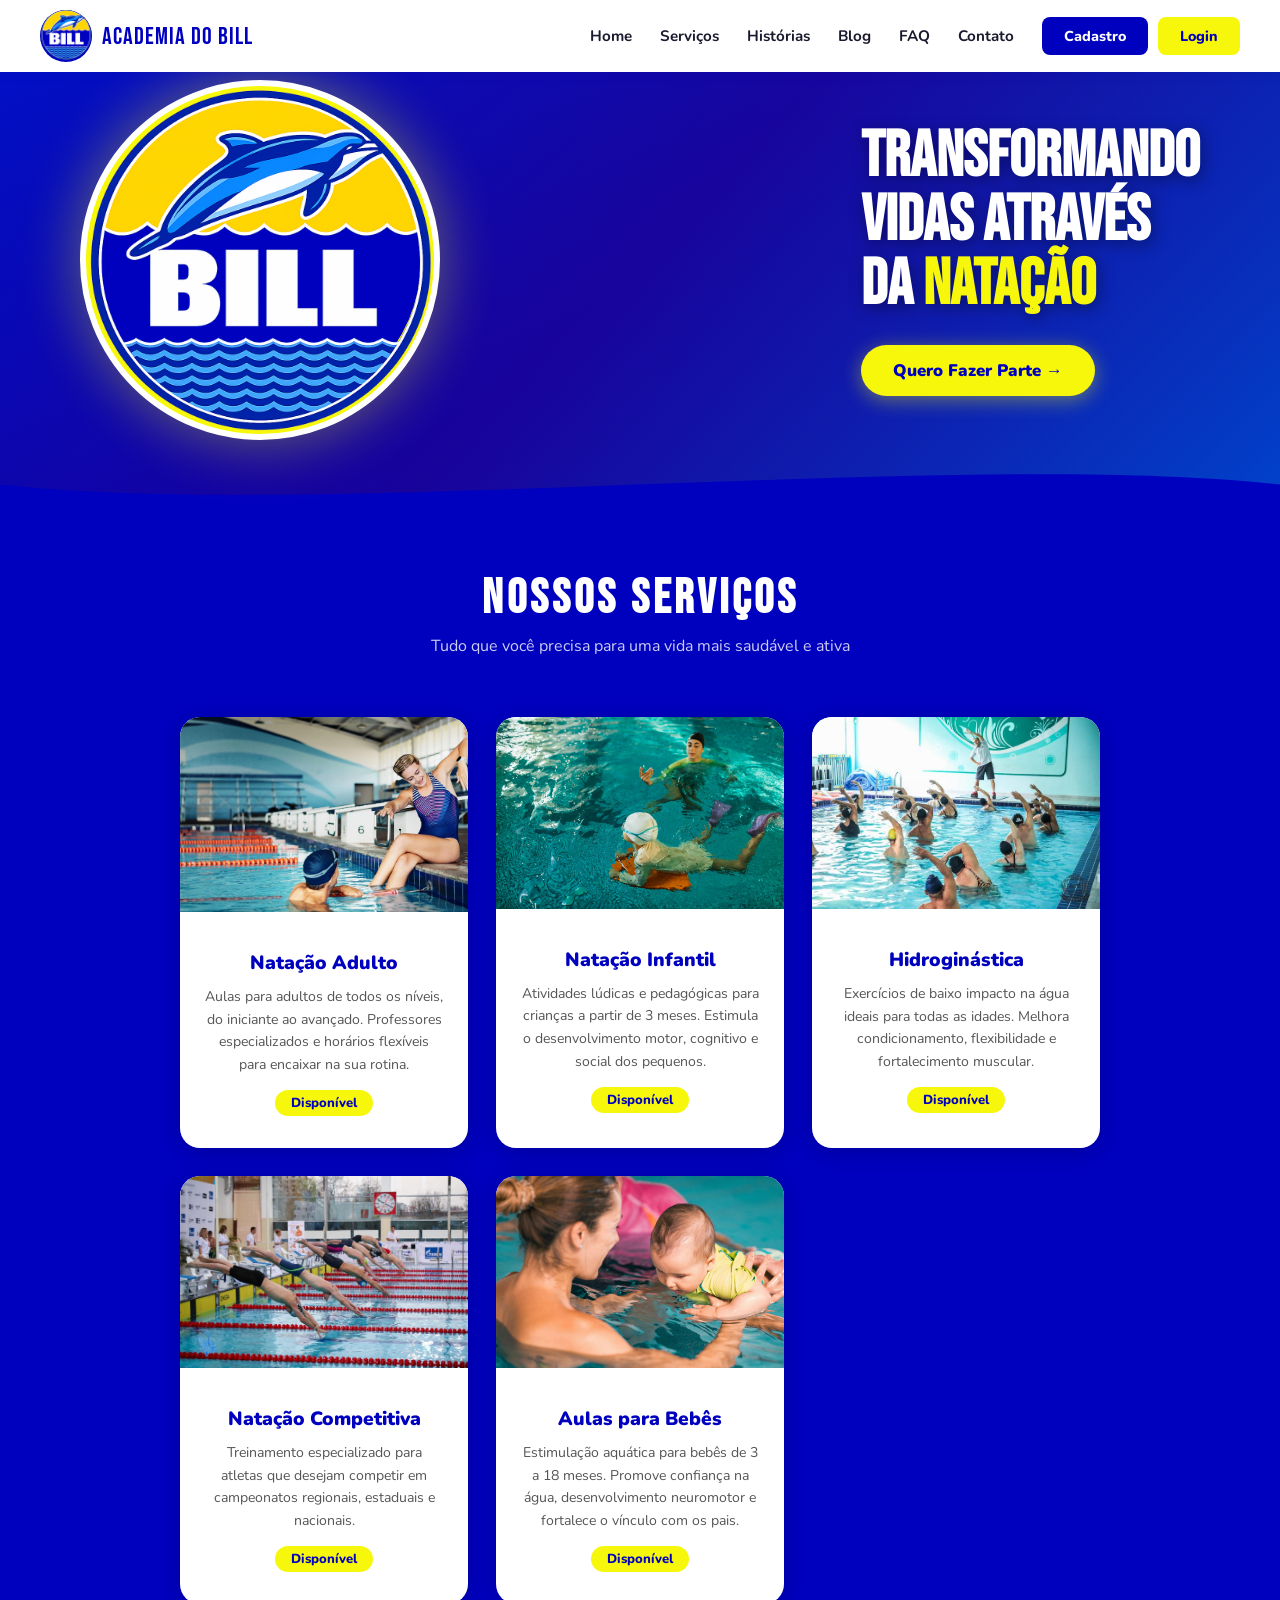
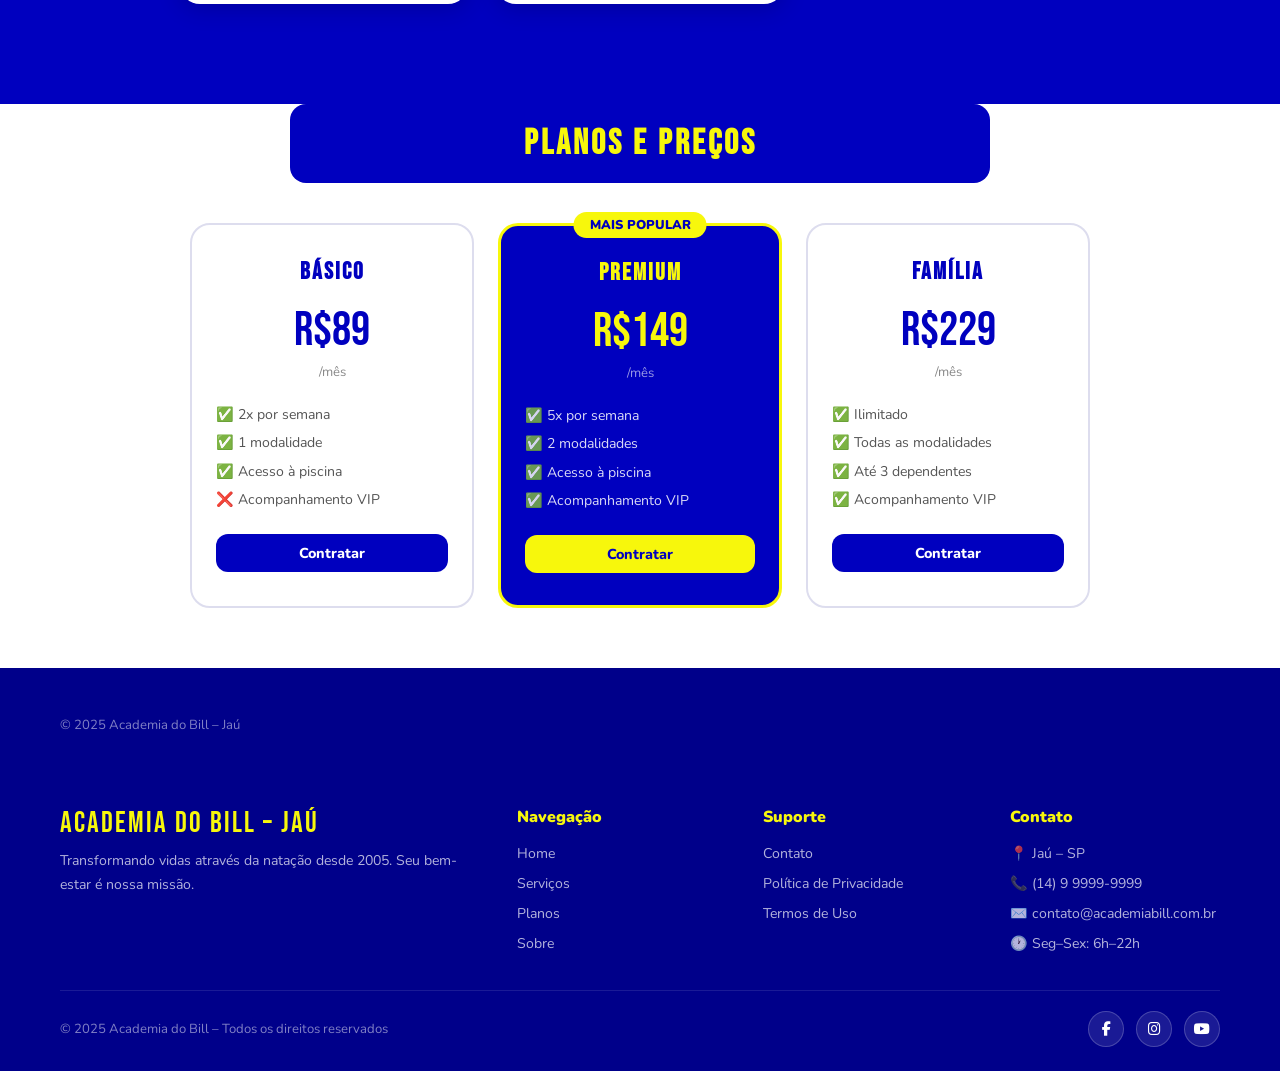
<file: servicos.html>
<!DOCTYPE html>
<html lang="pt-BR">
<head>
  <meta charset="UTF-8">
  <meta name="viewport" content="width=device-width, initial-scale=1.0">
  <title>Serviços – Academia do Bill – Jaú</title>
  <link href="https://fonts.googleapis.com/css2?family=Bebas+Neue&family=Nunito:wght@400;600;700;800;900&display=swap" rel="stylesheet">
  <link rel="stylesheet" href="https://cdnjs.cloudflare.com/ajax/libs/font-awesome/6.7.2/css/all.min.css">
  <link rel="stylesheet" href="css/styles.css">
  <script src="javascript/index.js" defer></script>
</head>
<body>

  <!-- TOAST -->
  <div class="toast" id="toast">✅ Operação realizada com sucesso!</div>

  <!-- NAV -->
  <nav id="mainNav">
    <a class="nav-brand" href="index.html">
      <div class="nav-logo">
        <img src="img/Logotipo.png" style="height: 60px; width:60px;">
      </div>
      <span>Academia do Bill</span>
    </a>
    
    <button class="menu-toggle" id="menuToggle" aria-label="Menu principal">
      <span class="hamburger"></span>
    </button>
    
    <div class="nav-menu-wrapper" id="navMenu">
      <ul class="nav-links">
        <li><a href="index.html" id="nav-home">Home</a></li>
               <li><a href="servicos.html" id="nav-servicos">Serviços</a></li>
        <li><a href="relatos.html">Histórias</a></li>
        <li><a href="blog.html">Blog</a></li>
          <li><a href="faq.html">FAQ</a></li>
        <li><a href="contato.html" id="nav-contato">Contato</a></li>
      </ul>
      <div class="nav-actions">
        <a href="cadastro.html" class="btn-cadastro">Cadastro</a>
        <a href="login.html" class="btn-login">Login</a>
      </div>
    </div>
  </nav>
  <section class="hero">
      <div class="hero-left">
        <div class="hero-badge">
          <div class="hero-badge-inner">
            <img src="img/Logotipo.png" alt="Logo" style="border-radius: 100%; width:400px; height:400px; margin-top:20px;">
          </div>
        </div>
      </div> 


      <div class="hero-right">
        <h1 class="hero-title">TRANSFORMANDO<br>VIDAS ATRAVÉS<br>DA <span>NATAÇÃO</span></h1>
        <a href="cadastro.html" class="btn-hero">Quero Fazer Parte →</a>
      </div>
      <svg class="hero-wave" viewBox="0 0 1440 80" preserveAspectRatio="none">
        <path d="M0,40 C360,80 1080,0 1440,40 L1440,80 L0,80 Z" fill="#0000bf"/>
      </svg>
    </section>

  <!-- SERVIÇOS PAGE -->
  <main id="servicos" class="page-content">
    <div class="servicos-header">
      <h1>NOSSOS SERVIÇOS</h1>
      <p>Tudo que você precisa para uma vida mais saudável e ativa</p>
    </div>
    <div class="servicos-grid">
      <div class="servico-card">
        <img class="mvv3-img" src="img/natação_adulto.jpg" style="width: 370px;">
        <div class="servico-conteudo">
        <h3>Natação Adulto</h3>
        <p>Aulas para adultos de todos os níveis, do iniciante ao avançado. Professores especializados e horários flexíveis para encaixar na sua rotina.</p>
        <span class="servico-badge">Disponível</span>
      </div>
      </div>
      <div class="servico-card">
        <img class="mvv3-img" src="img/natação_infantil.jpg">
        <div class="servico-conteudo">
        <h3>Natação Infantil</h3>
        <p>Atividades lúdicas e pedagógicas para crianças a partir de 3 meses. Estimula o desenvolvimento motor, cognitivo e social dos pequenos.</p>
        <span class="servico-badge">Disponível</span>
        </div>
      </div>
      <div class="servico-card">
        <img class="mvv3-img" src="img/hidroginastica.jpg">
        <div class="servico-conteudo">
        <h3>Hidroginástica</h3>
        <p>Exercícios de baixo impacto na água ideais para todas as idades. Melhora condicionamento, flexibilidade e fortalecimento muscular.</p>
        <span class="servico-badge">Disponível</span>
      </div>
      </div>
      <div class="servico-card">
        <img class="mvv3-img" src="img/Competição.jpg">
        <div class="servico-conteudo">
        <h3>Natação Competitiva</h3>
        <p>Treinamento especializado para atletas que desejam competir em campeonatos regionais, estaduais e nacionais.</p>
        <span class="servico-badge">Disponível</span>
      </div>
      </div>
      <div class="servico-card">
        <img class="mvv3-img" src="img/bebe_aquatico.jpg">
        <div class="servico-conteudo">
        <h3>Aulas para Bebês</h3>
        <p>Estimulação aquática para bebês de 3 a 18 meses. Promove confiança na água, desenvolvimento neuromotor e fortalece o vínculo com os pais.</p>
        <span class="servico-badge">Disponível</span>
      </div>
      </div>
      </div>
    </div>
    <section>
      <!-- Planos -->
  <div style="background:var(--white); padding:0 60px 60px;">
    <div class="section-header" style="background:var(--primary);">
      <h2 style="color:var(--secondary);">PLANOS E PREÇOS</h2>
    </div>
    <div style="display:grid; grid-template-columns:repeat(3,1fr); gap:24px; max-width:900px; margin:0 auto;">
      <div style="border:2px solid #dde; border-radius:20px; padding:32px 24px; text-align:center;">
        <h3 style="font-family:'Bebas Neue'; font-size:1.5rem; color:var(--primary); letter-spacing:2px;">BÁSICO</h3>
        <div style="font-family:'Bebas Neue'; font-size:3rem; color:var(--primary); margin:16px 0 4px;">R$89</div>
        <div style="font-size:.82rem; color:#888; margin-bottom:20px;">/mês</div>
        <ul style="list-style:none; font-size:.88rem; line-height:2; color:#555; text-align:left;">
          <li>✅ 2x por semana</li>
          <li>✅ 1 modalidade</li>
          <li>✅ Acesso à piscina</li>
          <li>❌ Acompanhamento VIP</li>
        </ul>
        <button class="btn-cadastro" style="width:100%; margin-top:20px; border-radius:12px;" onclick="showPage('cadastro')">Contratar</button>
      </div>
      <div style="border:3px solid var(--secondary); border-radius:20px; padding:32px 24px; text-align:center; background:var(--primary); position:relative;">
        <div style="position:absolute; top:-14px; left:50%; transform:translateX(-50%); background:var(--secondary); color:var(--primary); padding:4px 16px; border-radius:20px; font-weight:900; font-size:.8rem;">MAIS POPULAR</div>
        <h3 style="font-family:'Bebas Neue'; font-size:1.5rem; color:var(--secondary); letter-spacing:2px;">PREMIUM</h3>
        <div style="font-family:'Bebas Neue'; font-size:3rem; color:var(--secondary); margin:16px 0 4px;">R$149</div>
        <div style="font-size:.82rem; color:rgba(255,255,255,.6); margin-bottom:20px;">/mês</div>
        <ul style="list-style:none; font-size:.88rem; line-height:2; color:rgba(255,255,255,.85); text-align:left;">
          <li>✅ 5x por semana</li>
          <li>✅ 2 modalidades</li>
          <li>✅ Acesso à piscina</li>
          <li>✅ Acompanhamento VIP</li>
        </ul>
        <button class="btn-login" style="width:100%; margin-top:20px; border-radius:12px;" onclick="showPage('cadastro')">Contratar</button>
      </div>
      <div style="border:2px solid #dde; border-radius:20px; padding:32px 24px; text-align:center;">
        <h3 style="font-family:'Bebas Neue'; font-size:1.5rem; color:var(--primary); letter-spacing:2px;">FAMÍLIA</h3>
        <div style="font-family:'Bebas Neue'; font-size:3rem; color:var(--primary); margin:16px 0 4px;">R$229</div>
        <div style="font-size:.82rem; color:#888; margin-bottom:20px;">/mês</div>
        <ul style="list-style:none; font-size:.88rem; line-height:2; color:#555; text-align:left;">
          <li>✅ Ilimitado</li>
          <li>✅ Todas as modalidades</li>
          <li>✅ Até 3 dependentes</li>
          <li>✅ Acompanhamento VIP</li>
        </ul>
        <button class="btn-cadastro" style="width:100%; margin-top:20px; border-radius:12px;" onclick="showPage('cadastro')">Contratar</button>
      </div>
    </div>
  </div>
 
  <footer>
    <div class="footer-bottom" style="border-top:none; padding-top:0;">
      <span>© 2025 Academia do Bill – Jaú</span>
      
    </div>
  </footer>
</div>
    </section>
  </main>

  <!-- FOOTER -->
  <footer>
    <div class="footer-grid">
      <div class="footer-brand">
        <div class="brand-name">Academia do Bill – Jaú</div>
        <p>Transformando vidas através da natação desde 2005. Seu bem-estar é nossa missão.</p>
      </div>
      <div class="footer-col">
        <h4>Navegação</h4>
        <ul>
          <li><a href="index.html">Home</a></li>
          <li><a href="servicos.html">Serviços</a></li>
          <li><a href="planos.html">Planos</a></li>
          <li><a href="sobre.html">Sobre</a></li>
        </ul>
      </div>
      <div class="footer-col">
        <h4>Suporte</h4>
        <ul>
          <li><a href="contato.html">Contato</a></li>
          <li><a href="#">Política de Privacidade</a></li>
          <li><a href="#">Termos de Uso</a></li>
        </ul>
      </div>
      <div class="footer-col">
        <h4>Contato</h4>
        <ul>
          <li><a href="#">📍 Jaú – SP</a></li>
          <li><a href="#">📞 (14) 9 9999-9999</a></li>
          <li><a href="#">✉️ contato@academiabill.com.br</a></li>
          <li><a href="#">🕐 Seg–Sex: 6h–22h</a></li>
        </ul>
      </div>
    </div>
    <div class="footer-bottom">
      <span>© 2025 Academia do Bill – Todos os direitos reservados</span>
      <div class="social-links">
         <a class="social-btn" href="https://www.facebook.com/academiabilljau/?locale=pt_BR"><i class="fa-brands fa-facebook-f"></i></a>
        <a class="social-btn" href="https://www.instagram.com/academiadobill/"><i class="fa-brands fa-instagram"></i></a>
        <a class="social-btn" href="https://youtube.com/@academiadobill5877?si=ObBj0peh1Y0Q6_JI"><i class="fa-brands fa-youtube"></i></a>
      </div>
    </div>
  </footer>

</body>
</html>
</file>
<file: css/styles.css>
:root {
  --primary: #0000bf;
  --primary-v: #3916c8;
  --secondary: #F7F70C;
  --secondary-v: #f5e874;
  --white: #ffffff;
  --light: #f0f4ff;
  --dark: #00008a;
  --text: #1a1a2e;
}

* { 
  margin: 0; 
  padding: 0; 
  box-sizing: border-box; 
}

body {
  font-family: 'Nunito', sans-serif;
  background: var(--white);
  color: var(--text);
  overflow-x: hidden;
}

/* ========= PAGES GLOBAL ========= */
.page-content { 
  min-height: 100vh; 
  padding-top: 0px; 
}

/* ========= NAVBAR ========= */
nav {
  position: fixed; 
  top: 0; 
  left: 0; 
  right: 0; 
  z-index: 1000;
  background: var(--white);
  display: flex; 
  align-items: center; 
  justify-content: space-between;
  padding: 10px 40px;
  box-shadow: 0 2px 12px rgba(0,0,191,.12);
  height: 72px;
}
.nav-brand { 
  display: flex; 
  align-items: center; 
  gap: 10px; 
  cursor: pointer; 
  text-decoration: none; 
}
.nav-logo {
  width: 52px; 
  height: 52px;
  background: var(--primary);
  border-radius: 50%;
  display: flex; 
  align-items: center; 
  justify-content: center;
  overflow: hidden;
}
.nav-logo svg { 
  width: 44px; 
  height: 44px; 
}
.nav-brand span {
  font-family: 'Bebas Neue', sans-serif;
  font-size: 1.5rem; 
  color: var(--primary); 
  letter-spacing: 1px;
}
.nav-menu-wrapper {
  display: flex;
  align-items: center;
  gap: 28px;
}
.nav-links { 
  display: flex; 
  gap: 28px; 
  list-style: none; 
}
.nav-links a {
  text-decoration: none; 
  color: var(--text); 
  font-weight: 700; 
  font-size: .95rem;
  transition: .2s; 
  position: relative;
}
.nav-links a::after {
  content: ''; 
  position: absolute; 
  bottom: -3px; 
  left: 0; 
  right: 0; 
  height: 2px;
  background: var(--secondary); 
  transform: scaleX(0); 
  transition: .2s;
}
.nav-links a:hover::after, 
.nav-links a.active::after { 
  transform: scaleX(1); 
}
.nav-actions { 
  display: flex; 
  gap: 10px; 
}
.btn-cadastro {
  background: var(--primary); 
  color: var(--white);
  border: none; 
  padding: 9px 22px; 
  border-radius: 8px;
  font-family: 'Nunito', sans-serif; 
  font-weight: 800; 
  font-size: .9rem;
  cursor: pointer; 
  transition: .2s;
  text-decoration: none;
  display: inline-flex;
  align-items: center;
  justify-content: center;
}
.btn-cadastro:hover { 
  background: var(--primary-v); 
}
.btn-cadastro.active {
  box-shadow: 0 0 0 2px var(--secondary);
}
.btn-login {
  background: var(--secondary); 
  color: var(--primary);
  border: none; 
  padding: 9px 22px; 
  border-radius: 8px;
  font-family: 'Nunito', sans-serif; 
  font-weight: 800; 
  font-size: .9rem;
  cursor: pointer; 
  transition: .2s;
  text-decoration: none;
  display: inline-flex;
  align-items: center;
  justify-content: center;
}
.btn-login:hover { 
  background: var(--secondary-v); 
}
.btn-login.active {
  box-shadow: 0 0 0 2px var(--primary);
}

/* Mobile Toggle */
.menu-toggle {
  display: none;
  background: none;
  border: none;
  cursor: pointer;
  padding: 10px;
  position: relative;
  z-index: 1001;
}
.hamburger {
  display: block;
  width: 24px;
  height: 2px;
  background: var(--primary);
  position: relative;
  transition: .3s;
}
.hamburger::before,
.hamburger::after {
  content: '';
  position: absolute;
  width: 24px;
  height: 2px;
  background: var(--primary);
  transition: .3s;
}
.hamburger::before { top: -8px; }
.hamburger::after { bottom: -8px; }

.menu-toggle.active .hamburger { background: transparent; }
.menu-toggle.active .hamburger::before { transform: rotate(45deg); top: 0; }
.menu-toggle.active .hamburger::after { transform: rotate(-45deg); bottom: 0; }

/* ========= HERO ========= */
#home { 
  padding-top: 72px; 
}
.hero {
  position: relative; 
  min-height: 520px;
  background: linear-gradient(135deg, var(--primary) 0%, #1a0099 50%, #0044cc 100%);
  display: flex; 
  align-items: center; 
  justify-content: space-between;
  padding: 60px 80px;
  overflow: hidden;
}
.hero::before {
  content: '';
  position: absolute; 
  inset: 0;
  background: url("data:image/svg+xml,%3Csvg xmlns='http://www.w3.org/2000/svg' width='100%25' height='100%25'%3E%3Cdefs%3E%3ClinearGradient id='wg' x1='0' y1='0' x2='1' y2='1'%3E%3Cstop offset='0' stop-color='%230066ff' stop-opacity='.18'/%3E%3Cstop offset='1' stop-color='%23000080' stop-opacity='.0'/%3E%3C/linearGradient%3E%3C/defs%3E%3Crect width='100%25' height='100%25' fill='url(%23wg)'/%3E%3C/svg%3E");
  pointer-events: none;
}
.hero-wave {
  position: absolute; 
  bottom: 0; 
  left: 0; 
  right: 0;
  display: block;
}
.hero-left { 
  position: relative; 
  z-index: 2; 
  animation: fadeInUp .5s ease both;
}
.hero-badge {
  width: 360px; 
  height: 360px;
  background: var(--secondary);
  border-radius: 50%;
  display: flex; 
  align-items: center; 
  justify-content: center;
  box-shadow: 0 0 60px rgba(247,247,12,.4);
  border: 6px solid var(--white);
}
.hero-badge-inner {
  width: 330px; 
  height: 320px;
  background: var(--primary);
  border-radius: 50%;
  display: flex; 
  flex-direction: column; 
  align-items: center; 
  justify-content: center;
  border: 4px solid var(--secondary);
  gap: 4px;
}
.hero-badge-emoji {
  font-size: 2rem;
}
.hero-badge-inner .bill-text {
  font-family: 'Bebas Neue', sans-serif; 
  color: var(--white);
  font-size: 2.8rem; 
  letter-spacing: 4px; 
  line-height: 1;
}
.hero-badge-inner .waves {
  font-size: 1.2rem; 
  letter-spacing: 3px; 
  color: var(--secondary);
}
.hero-right { 
  position: relative; 
  z-index: 2; 
  max-width: 500px; 
  animation: fadeInUp .7s ease both;
}
.hero-title {
  font-family: 'Bebas Neue', sans-serif;
  font-size: 4rem; 
  color: var(--white); 
  line-height: 1;
  text-shadow: 2px 4px 16px rgba(0,0,0,.4);
}
.hero-title span { 
  color: var(--secondary); 
}
.btn-hero {
  margin-top: 28px;
  background: var(--secondary); 
  color: var(--primary);
  border: none; 
  padding: 14px 32px; 
  border-radius: 30px;
  font-family: 'Nunito', sans-serif; 
  font-weight: 900; 
  font-size: 1.05rem;
  cursor: pointer; 
  transition: .25s;
  display: inline-flex; 
  align-items: center; 
  gap: 8px;
  box-shadow: 0 4px 20px rgba(247,247,12,.4);
  text-decoration: none;
}
.btn-hero:hover { 
  transform: translateY(-2px); 
  box-shadow: 0 8px 30px rgba(247,247,12,.5); 
}

/* wave divider */
.wave-divider { 
  display: block; 
  width: 100%; 
  margin-top: -2px; 
}

/* ========= SECTION HEADERS ========= */
.section-header {
  background: var(--secondary);
  text-align: center; 
  padding: 18px 40px;
  border-radius: 16px;
  margin: 40px auto; 
  max-width: 700px;
}
.section-header h2 {
  font-family: 'Bebas Neue', sans-serif;
  font-size: 2.2rem; 
  color: var(--primary); 
  letter-spacing: 3px;
}

/* ========= SOBRE ========= */
.sobre-section { 
  background: var(--primary); 
  padding: 20px 60px 60px; 
}
.mvv-grid {
  display: grid; 
  grid-template-columns: 1fr 1fr; 
  gap: 24px;
  max-width: 900px; 
  margin: 0 auto;
}
.mvv-grid .card-valores { 
  grid-column: 1 / 3; 
  max-width: 450px; 
  margin: 0 auto; 
  width: 100%; 
}
.mvv-card {
  background: var(--white); 
  border-radius: 16px;
  display: flex; 
  overflow: hidden;
  box-shadow: 0 4px 24px rgba(0,0,0,.18);
}
.mvv-img {
  width: 140px; 
  flex-shrink: 0;
  background: linear-gradient(135deg, #0066cc, #0000bf);
  display: flex; 
  align-items: center; 
  justify-content: center;
  font-size: 2.5rem;
}
.mvv-body { 
  padding: 20px 18px; 
}
.mvv-body h3 { 
  font-size: 1.15rem; 
  color: var(--primary); 
  font-weight: 900; 
  margin-bottom: 6px; 
}
.mvv-body p { 
  font-size: .88rem; 
  line-height: 1.6; 
  color: #333; 
}

/* ========= UM POUCO MAIS ========= */
.mais-section { 
  background: var(--primary); 
  padding: 20px 60px 60px; 
}
.cards-grid {
  display: grid; 
  grid-template-columns: repeat(3, 1fr); 
  gap: 24px;
  max-width: 960px; 
  margin: 0 auto;
}
.info-card {
  background: var(--white); 
  border-radius: 16px; 
  overflow: hidden;
  box-shadow: 0 4px 24px rgba(0,0,0,.15);
  transition: .25s;
}
.info-card:hover { 
  transform: translateY(-6px); 
  box-shadow: 0 12px 36px rgba(0,0,0,.22); 
}
.info-card-img {
  height: 140px;
  display: flex; 
  align-items: center; 
  justify-content: center;
  font-size: 3.5rem;
}
.info-card-img.blue { background: linear-gradient(135deg, #00b4d8, #0077b6); }
.info-card-img.yellow { background: linear-gradient(135deg, #ffd60a, #f4a261); }
.info-card-img.red { background: linear-gradient(135deg, #e63946, #a8dadc); }
.info-card-body { 
  padding: 18px; 
}
.info-card-body h3 { 
  font-size: 1.1rem; 
  font-weight: 900; 
  color: var(--text); 
  margin-bottom: 8px; 
}
.info-card-body p { 
  font-size: .85rem; 
  line-height: 1.55; 
  color: #444; 
}
.btn-card-link {
  display: inline-block;
  margin-top: 14px;
  background: var(--secondary); 
  color: var(--primary);
  border: none; 
  padding: 8px 20px; 
  border-radius: 20px;
  font-weight: 800; 
  font-size: .85rem; 
  cursor: pointer; 
  transition: .2s;
  text-decoration: none;
}
.btn-card-link:hover { 
  background: var(--secondary-v); 
}

/* ========= POR QUE A GENTE ========= */
.porque-section { 
  background: var(--primary); 
  padding: 20px 60px 60px; 
}
.tabs-wrapper { 
  max-width: 900px; 
  margin: 0 auto; 
}
.tabs {
  display: flex; 
  gap: 4px;
  background: rgba(255,255,255,.1); 
  border-radius: 12px 12px 0 0;
  padding: 4px 4px 0;
}
.tab-btn {
  flex: 1; 
  padding: 10px; 
  border: none; 
  border-radius: 10px 10px 0 0;
  font-family: 'Nunito', sans-serif; 
  font-weight: 800; 
  font-size: .9rem;
  cursor: pointer; 
  background: transparent; 
  color: rgba(255,255,255,.6);
  transition: .2s;
}
.tab-btn.active { 
  background: var(--white); 
  color: var(--primary); 
}
.tab-content {
  background: var(--white); 
  border-radius: 0 0 16px 16px;
  padding: 32px; 
  font-size: .95rem; 
  line-height: 1.8; 
  color: #333;
  min-height: 120px;
}
.tab-panel { 
  display: none; 
}
.tab-panel.active { 
  display: block; 
}

/* ========= SERVIÇOS ========= */
#servicos { 
  background: var(--primary); 
}
.servicos-header { 
  text-align: center; 
  padding: 50px 40px 20px; 
}
.servicos-header h1 {
  font-family: 'Bebas Neue', sans-serif;
  font-size: 3rem; 
  color: var(--white); 
  letter-spacing: 4px;
}
.servicos-header p { 
  color: rgba(255,255,255,.8); 
  font-size: 1rem; 
  margin-top: 8px; 
}
.servicos-grid {
  display: grid; 
  grid-template-columns: repeat(3, 1fr); 
  gap: 28px;
  max-width: 1000px; 
  margin: 40px auto; 
  padding: 0 40px 60px;
}
.servico-card {
  background: var(--white); 
  border-radius: 20px;
  text-align: center;
  overflow: hidden; /* importante */
  box-shadow: 0 4px 24px rgba(0,0,0,.18);
  transition: .25s;
}
.servico-conteudo{
  padding: 32px 24px; 
}
.servico-card:hover { 
  transform: translateY(-8px); 
}
.servico-icon { 
  font-size: 3rem; 
  margin-bottom: 16px; 
}
.servico-card h3 { 
  font-size: 1.2rem; 
  font-weight: 900; 
  color: var(--primary); 
  margin-bottom: 10px; 
}
.servico-card p { 
  font-size: .88rem; 
  line-height: 1.6; 
  color: #555; 
}
.servico-badge {
  display: inline-block; 
  margin-top: 14px;
  background: var(--secondary); 
  color: var(--primary);
  padding: 4px 16px; 
  border-radius: 20px; 
  font-weight: 800; 
  font-size: .82rem;
}

/* ========= PLANOS ========= */
.planos-section {
  background: var(--white);
  padding: 40px 60px 60px;
}
.planos-section .planos-header {
  background: var(--primary);
}
.planos-section .planos-header h2 {
  color: var(--secondary);
}
.planos-grid {
  display: grid;
  grid-template-columns: repeat(3, 1fr);
  gap: 24px;
  max-width: 900px;
  margin: 0 auto;
}
.plano-card {
  border: 2px solid #dde;
  border-radius: 20px;
  padding: 32px 24px;
  text-align: center;
  background: var(--white);
  transition: .25s;
}
.plano-card:hover {
  transform: translateY(-5px);
  box-shadow: 0 8px 24px rgba(0,0,0,.08);
}
.plano-card.premium {
  border: 3px solid var(--secondary);
  background: var(--primary);
  position: relative;
}
.plano-card.premium .plano-title {
  color: var(--secondary);
}
.plano-card.premium .plano-price {
  color: var(--secondary);
}
.plano-card.premium .plano-period {
  color: rgba(255, 255, 255, .6);
}
.plano-card.premium .plano-features {
  color: rgba(255, 255, 255, .85);
}
.plano-badge {
  position: absolute;
  top: -14px;
  left: 50%;
  transform: translateX(-50%);
  background: var(--secondary);
  color: var(--primary);
  padding: 4px 16px;
  border-radius: 20px;
  font-weight: 900;
  font-size: .8rem;
  white-space: nowrap;
}
.plano-title {
  font-family: 'Bebas Neue', sans-serif;
  font-size: 1.5rem;
  color: var(--primary);
  letter-spacing: 2px;
}
.plano-price {
  font-family: 'Bebas Neue', sans-serif;
  font-size: 3rem;
  color: var(--primary);
  margin: 16px 0 4px;
}
.plano-period {
  font-size: .82rem;
  color: #888;
  margin-bottom: 20px;
}
.plano-features {
  list-style: none;
  font-size: .88rem;
  line-height: 2;
  color: #555;
  text-align: left;
}
.plano-features li {
  margin-bottom: 4px;
}
.plano-features .disabled-feature {
  color: #aaa;
}
.plano-btn {
  width: 100%;
  margin-top: 20px;
  border-radius: 12px;
}

/* ========= HISTÓRIAS ========= */
.historias-section-wrapper { 
  background: var(--light); 
  padding-bottom: 40px;
}
.historias-header { 
  text-align: center; 
  padding: 50px 40px 20px; 
}
.historias-header h1 {
  font-family: 'Bebas Neue', sans-serif;
  font-size: 3rem; 
  color: var(--primary); 
  letter-spacing: 4px;
}
.historias-header p { 
  color: #555; 
  margin-top: 8px; 
}
.historias-grid {
  display: grid; 
  grid-template-columns: repeat(3, 1fr); 
  gap: 28px;
  max-width: 1000px; 
  margin: 40px auto; 
  padding: 0 40px 60px;
}
.historia-card {
  background: var(--white); 
  border-radius: 20px; 
  overflow: hidden;
  box-shadow: 0 4px 20px rgba(0,0,191,.1);
  transition: .25s;
}
.historia-card:hover { 
  transform: translateY(-6px); 
}
.historia-banner {
  height: 120px;
  display: flex; 
  align-items: center; 
  justify-content: center; 
  font-size: 3rem;
}
.historia-banner.b1 { background: linear-gradient(135deg, #0000bf, #3916c8); }
.historia-banner.b2 { background: linear-gradient(135deg, #0077b6, #00b4d8); }
.historia-banner.b3 { background: linear-gradient(135deg, #3916c8, #7209b7); }
.historia-body { 
  padding: 20px; 
}
.historia-body .stars { 
  color: var(--secondary); 
  font-size: 1.1rem; 
  margin-bottom: 6px; 
}
.historia-body h3 { 
  font-size: 1rem; 
  font-weight: 900; 
  color: var(--primary); 
  margin-bottom: 8px; 
}
.historia-body p { 
  font-size: .85rem; 
  line-height: 1.6; 
  color: #555; 
  font-style: italic; 
}
.historia-body .autor { 
  margin-top: 12px; 
  font-weight: 800; 
  color: var(--primary); 
  font-style: normal; 
}

/* ========= BLOG ========= */
.blog-section-wrapper { 
  background: var(--white); 
  padding-bottom: 40px;
}
.blog-header { 
  text-align: center; 
  padding: 50px 40px 20px; 
}
.blog-header h1 {
  font-family: 'Bebas Neue', sans-serif;
  font-size: 3rem; 
  color: var(--primary); 
  letter-spacing: 4px;
}
.blog-header p { 
  color: #555; 
  margin-top: 8px; 
}
.blog-grid {
  display: grid; 
  grid-template-columns: repeat(3, 1fr); 
  gap: 28px;
  max-width: 1000px; 
  margin: 40px auto; 
  padding: 0 40px 60px;
}
.blog-card {
  border-radius: 20px; 
  overflow: hidden;
  box-shadow: 0 4px 20px rgba(0,0,191,.1);
  border: 2px solid var(--light);
  transition: .25s;
  background: var(--white);
}
.blog-card:hover { 
  transform: translateY(-6px); 
  border-color: var(--secondary); 
}
.blog-img {
  height: 150px;
  display: flex; 
  align-items: center; 
  justify-content: center; 
  font-size: 3rem;
}
.blog-img.c1 { background: linear-gradient(135deg, #caf0f8, #ade8f4); }
.blog-img.c2 { background: linear-gradient(135deg, #f0fff4, #b7e4c7); }
.blog-img.c3 { background: linear-gradient(135deg, #fff0f3, #ffb3c1); }
.blog-body { 
  padding: 20px; 
}
.blog-tag {
  display: inline-block; 
  margin-bottom: 8px;
  background: var(--primary); 
  color: var(--white);
  padding: 3px 12px; 
  border-radius: 20px; 
  font-size: .75rem; 
  font-weight: 800;
}
.blog-body h3 { 
  font-size: 1rem; 
  font-weight: 900; 
  color: var(--text); 
  margin-bottom: 8px; 
}
.blog-body p { 
  font-size: .84rem; 
  line-height: 1.6; 
  color: #666; 
}
.blog-body .blog-date { 
  margin-top: 10px; 
  font-size: .78rem; 
  color: #999; 
  font-weight: 700; 
}

/* ========= FAQ ========= */
#faq { 
  background: var(--primary); 
  padding: 40px 0;
}
.faq-header { 
  text-align: center; 
  padding: 50px 40px 20px; 
}
.faq-header h1 {
  font-family: 'Bebas Neue', sans-serif;
  font-size: 3rem; 
  color: var(--white); 
  letter-spacing: 4px;
}
.faq-header p { 
  color: rgba(255,255,255,.8); 
  margin-top: 8px; 
}
.faq-list { 
  max-width: 760px; 
  margin: 40px auto; 
  padding: 0 40px 60px; 
  display: flex; 
  flex-direction: column; 
  gap: 14px; 
}
.faq-item {
  background: var(--white); 
  border-radius: 14px;
  overflow: hidden; 
  box-shadow: 0 2px 12px rgba(0,0,0,.12);
}
.faq-question {
  padding: 18px 24px; 
  display: flex; 
  justify-content: space-between; 
  align-items: center;
  cursor: pointer; 
  font-weight: 800; 
  color: var(--primary); 
  font-size: .98rem;
  gap: 12px;
}
.faq-question:hover { 
  background: var(--light); 
}
.faq-icon { 
  font-size: 1.2rem; 
  transition: .3s; 
  flex-shrink: 0; 
}
.faq-answer {
  max-height: 0; 
  overflow: hidden; 
  transition: .3s ease;
  padding: 0 24px; 
  color: #444; 
  font-size: .9rem; 
  line-height: 1.7;
}
.faq-item.open .faq-answer { 
  max-height: 200px; 
  padding: 0 24px 18px; 
}
.faq-item.open .faq-icon { 
  transform: rotate(45deg); 
}

/* ========= CONTATO ========= */
#contato { 
  background: var(--light); 
}
.contato-section { 
  padding: 50px 60px 60px; 
  max-width: 90%; 
  margin: 0 auto; 
}
.contato-section h1 {
  font-family: 'Bebas Neue', sans-serif;
  font-size: 3rem; 
  color: var(--primary); 
  letter-spacing: 4px; 
  text-align: center;
}
.contato-section p.sub { 
  text-align: center; 
  color: #555; 
  margin: 8px 0 40px; 
}
.contato-grid { 
  display: grid; 
  grid-template-columns: 1fr 1fr; 
  gap: 32px; 
}
.contato-info h3 { 
  font-size: 1.2rem; 
  font-weight: 900; 
  color: var(--primary); 
  margin-bottom: 18px; 
}
.contato-item {
  display: flex; 
  align-items: flex-start; 
  gap: 14px; 
  margin-bottom: 20px;
}
.contato-item-icon {
  width: 44px; 
  height: 44px; 
  border-radius: 12px;
  background: var(--primary); 
  color: var(--secondary);
  display: flex; 
  align-items: center; 
  justify-content: center;
  font-size: 1.2rem; 
  flex-shrink: 0;
}
.contato-item-text h4 { 
  font-weight: 900; 
  color: var(--text); 
  font-size: .95rem; 
}
.contato-item-text p { 
  color: #555; 
  font-size: .88rem; 
  margin-top: 2px; 
}
.contato-redes {
  margin-top: 24px;
  padding: 20px;
  background: var(--primary);
  border-radius: 16px;
  color: var(--white);
}
.contato-redes-title {
  color: var(--secondary);
  margin-bottom: 8px;
  font-size: 1rem;
}
.contato-redes-icons {
  display: flex;
  gap: 12px;
  margin-top: 10px;
}
.envie-mensagem-title {
  font-size: 1.2rem; 
  font-weight: 900; 
  color: var(--primary); 
  margin-bottom: 18px;
}
.contato-form { 
  display: flex; 
  flex-direction: column; 
  gap: 14px; 
}
.form-field { 
  display: flex; 
  flex-direction: column; 
  gap: 6px; 
}
.form-field label { 
  font-weight: 800; 
  color: var(--primary); 
  font-size: .9rem; 
}
.form-field input, 
.form-field textarea, 
.form-field select {
  padding: 12px 16px; 
  border-radius: 12px;
  border: 2px solid #dde;
  font-family: 'Nunito', sans-serif; 
  font-size: .9rem;
  transition: .2s; 
  outline: none;
}
.form-field input:focus, 
.form-field textarea:focus {
  border-color: var(--primary); 
  box-shadow: 0 0 0 3px rgba(0,0,191,.1);
}
.form-field textarea { 
  resize: vertical; 
  min-height: 100px; 
}
.btn-enviar {
  background: var(--primary); 
  color: var(--white);
  border: none; 
  padding: 14px; 
  border-radius: 14px;
  font-family: 'Nunito', sans-serif; 
  font-weight: 900; 
  font-size: 1rem;
  cursor: pointer; 
  transition: .25s;
}
.btn-enviar:hover { 
  background: var(--primary-v); 
  transform: translateY(-2px); 
}

/* ========= LOGIN & CADASTRO ========= */
#login, #cadastro {
  min-height: 100vh;
  background: linear-gradient(rgba(0,0,100,.45), rgba(0,0,80,.6)),
              url('https://images.unsplash.com/photo-1519315901367-f34ff9154487?w=1400') center/cover no-repeat;
  display: flex; 
  align-items: center; 
  justify-content: center;
}
.auth-card {
  background: rgba(255,255,255,.92); 
  backdrop-filter: blur(8px);
  border-radius: 24px; 
  padding: 40px 48px;
  width: 100%; 
  max-width: 460px;
  box-shadow: 0 20px 60px rgba(0,0,0,.25);
  text-align: center;
  margin: 40px auto;
}
.auth-logo { 
  margin-bottom: 16px; 
}
.auth-logo .logo-circle {
  width: 110px; 
  height: 110px; 
  border-radius: 50%;
  background: var(--secondary); 
  margin: 0 auto;
  display: flex; 
  align-items: center; 
  justify-content: center;
  border: 5px solid var(--primary);
  box-shadow: 0 4px 20px rgba(0,0,191,.2);
}
.auth-logo .logo-inner {
  width: 90px; 
  height: 90px; 
  border-radius: 50%;
  background: var(--primary);
  display: flex; 
  flex-direction: column; 
  align-items: center; 
  justify-content: center;
  border: 3px solid var(--secondary);
}
.auth-logo-emoji {
  font-size: 1.4rem;
}
.auth-logo .bill-label {
  font-family: 'Bebas Neue', sans-serif; 
  color: var(--white); 
  font-size: 1.8rem; 
  line-height: 1;
}
.auth-logo .jau-label { 
  color: var(--secondary); 
  font-weight: 900; 
  font-size: .75rem; 
  letter-spacing: 2px; 
}
.auth-card h2 { 
  font-family: 'Bebas Neue', sans-serif; 
  font-size: 2.2rem; 
  color: var(--primary); 
  margin: 16px 0 24px; 
  letter-spacing: 1px; 
}
.input-group {
  position: relative; 
  margin-bottom: 14px;
}
.input-group .input-icon {
  position: absolute; 
  left: 16px; 
  top: 50%; 
  transform: translateY(-50%);
  font-size: 1rem; 
  color: #666;
}
.input-group input, 
.input-group select {
  width: 100%; 
  padding: 14px 16px 14px 42px;
  border-radius: 30px; 
  border: 2px solid var(--secondary);
  background: #f5f5f5; 
  font-family: 'Nunito', sans-serif; 
  font-size: .95rem;
  outline: none; 
  transition: .2s;
}
.input-group input:focus { 
  border-color: var(--primary); 
  background: #fff; 
}
.input-group .eye-btn {
  position: absolute; 
  right: 16px; 
  top: 50%; 
  transform: translateY(-50%);
  background: none; 
  border: none; 
  cursor: pointer; 
  font-size: 1rem; 
  color: #888;
}
.forgot-link { 
  text-align: right; 
  font-size: .82rem; 
  margin-bottom: 6px; 
}
.forgot-link a { 
  color: var(--primary); 
  font-weight: 700; 
  text-decoration: underline; 
  cursor: pointer; 
}
.login-role-container {
  text-align: left;
  margin-bottom: 16px;
}
.role-badge {
  display: inline-block; 
  margin-bottom: 16px;
  background: var(--secondary); 
  color: var(--primary);
  padding: 6px 20px; 
  border-radius: 20px; 
  font-weight: 900; 
  font-size: .88rem;
}
.auth-submit {
  width: 100%; 
  padding: 15px; 
  border-radius: 30px; 
  border: none;
  background: var(--secondary); 
  color: var(--primary);
  font-family: 'Bebas Neue', sans-serif; 
  font-size: 1.6rem; 
  letter-spacing: 2px;
  cursor: pointer; 
  transition: .25s;
  box-shadow: 0 4px 20px rgba(247,247,12,.4);
}
.auth-submit:hover { 
  background: var(--secondary-v); 
  transform: translateY(-2px); 
}
.auth-link-container {
  margin: 12px 0 16px;
}
.auth-link { 
  margin-top: 18px; 
  font-size: .9rem; 
  color: #444; 
}
.auth-link a { 
  color: var(--primary); 
  font-weight: 800; 
  cursor: pointer; 
  text-decoration: underline; 
}

/* ========= FOOTER ========= */
footer {
  background: var(--dark); 
  color: var(--white);
  padding: 48px 60px 24px;
}
.footer-grid { 
  display: grid; 
  grid-template-columns: 2fr 1fr 1fr 1fr; 
  gap: 36px; 
  margin-bottom: 36px; 
}
.footer-brand .brand-name { 
  font-family: 'Bebas Neue', sans-serif; 
  font-size: 1.8rem; 
  color: var(--secondary); 
  letter-spacing: 2px; 
  margin-bottom: 8px; 
}
.footer-brand p { 
  font-size: .88rem; 
  line-height: 1.7; 
  color: rgba(255,255,255,.7); 
}
.footer-col h4 { 
  font-size: 1rem; 
  font-weight: 900; 
  color: var(--secondary); 
  margin-bottom: 14px; 
}
.footer-col ul { 
  list-style: none; 
  display: flex; 
  flex-direction: column; 
  gap: 8px; 
}
.footer-col ul li a { 
  color: rgba(255,255,255,.7); 
  text-decoration: none; 
  font-size: .88rem; 
  transition: .2s; 
}
.footer-col ul li a:hover { 
  color: var(--secondary); 
}
.footer-bottom {
  border-top: 1px solid rgba(255,255,255,.1); 
  padding-top: 20px;
  display: flex; 
  justify-content: space-between; 
  align-items: center;
  font-size: .82rem; 
  color: rgba(255,255,255,.5);
}
.social-links { 
  display: flex; 
  gap: 12px; 
}
.social-btn {
  width: 36px; 
  height: 36px; 
  border-radius: 50%;
  background: rgba(255,255,255,.1); 
  border: 1px solid rgba(255,255,255,.2);
  display: flex; 
  align-items: center; 
  justify-content: center;
  font-size: .9rem; 
  color: var(--white); 
  cursor: pointer;
  transition: .2s; 
  text-decoration: none;
}
.social-btn:hover { 
  background: var(--secondary); 
  color: var(--primary); 
  border-color: var(--secondary); 
}

/* ========= ANIMATIONS ========= */
@keyframes fadeInUp {
  from { opacity: 0; transform: translateY(30px); }
  to { opacity: 1; transform: translateY(0); }
}

/* ========= SUCCESS TOAST ========= */
.toast {
  position: fixed; 
  bottom: 30px; 
  right: 30px; 
  z-index: 9999;
  background: var(--primary); 
  color: var(--white);
  padding: 14px 24px; 
  border-radius: 14px;
  font-weight: 800; 
  font-size: .95rem;
  box-shadow: 0 8px 32px rgba(0,0,0,.2);
  transform: translateX(120%); 
  transition: .4s;
  border-left: 4px solid var(--secondary);
}
.toast.show { 
  transform: translateX(0); 
}

/* ========= RESPONSIVE ========= */
@media (max-width: 992px) {
  .menu-toggle {
    display: block;
  }
  .nav-menu-wrapper {
    position: fixed;
    top: 72px;
    right: -100%;
    width: 280px;
    height: calc(100vh - 72px);
    background: var(--white);
    flex-direction: column;
    align-items: stretch;
    justify-content: flex-start;
    gap: 30px;
    padding: 40px 24px;
    box-shadow: -4px 0 12px rgba(0,0,191,.12);
    transition: right 0.3s ease-in-out;
  }
  .nav-menu-wrapper.active {
    right: 0;
  }
  .nav-links {
    flex-direction: column;
    gap: 20px;
    width: 100%;
  }
  .nav-actions {
    flex-direction: column;
    gap: 12px;
    width: 100%;
  }
  .btn-cadastro, .btn-login {
    width: 100%;
  }
  .hero {
    flex-direction: column;
    padding: 40px;
    gap: 30px;
    text-align: center;
  }
  .hero-right {
    max-width: 100%;
  }
  .hero-title {
    font-size: 3rem;
  }
  .cards-grid,
  .servicos-grid,
  .historias-grid,
  .blog-grid,
  .planos-grid {
    grid-template-columns: repeat(2, 1fr);
  }
  .footer-grid {
    grid-template-columns: repeat(2, 1fr);
  }
}
.mvv-img {
  width: 140px;
  flex-shrink: 0;
  background: linear-gradient(135deg, #0066cc, #0000bf);
  overflow: hidden;
}

.mvv-img img {
  width: 100%;
  height: 100%;
  object-fit: cover;
  display: block;
}
.mvv2-img {
  width: 100%;
  flex-shrink: 0;
  background: linear-gradient(135deg, #0066cc, #0000bf);
  overflow: hidden;
}

.mvv2-img img {
  width: 100%;
  height: 100%;
  object-fit: cover;
  display: block;
}
.mvv3-img {
  width: 100%;
  flex-shrink: 0;
  background: linear-gradient(135deg, #0066cc, #0000bf);
  overflow: hidden;
}

.mvv3-img img {
  width: 100%;
  height: 100%;
  object-fit: cover;
  display: block;
}


@media (max-width: 768px) {
  .page-content {
    padding-top: 72px;
  }
  .mvv-grid {
    grid-template-columns: 1fr;
  }
  .mvv-grid .card-valores {
    grid-column: auto;
  }
  .mvv-card {
    flex-direction: column;
  }
  .mvv-img {
    width: 100%;
    height: 80px;
  }
  .cards-grid,
  .servicos-grid,
  .historias-grid,
  .blog-grid,
  .planos-grid,
  .contato-grid,
  .footer-grid {
    grid-template-columns: 1fr;
  }
  .tabs {
    flex-direction: column;
  }
  .tab-btn {
    border-radius: 8px;
  }
  .contato-section {
    padding: 30px 20px;
  }
  footer {
    padding: 40px 20px 20px;
  }
  .footer-bottom {
    flex-direction: column;
    gap: 15px;
    text-align: center;
  }
}
.icone img{
    width: 70px;
    height: 70px;
    object-fit: contain;
}
.icone{
    display: flex;
    justify-content: center;
    align-items: center;
}
</file>
